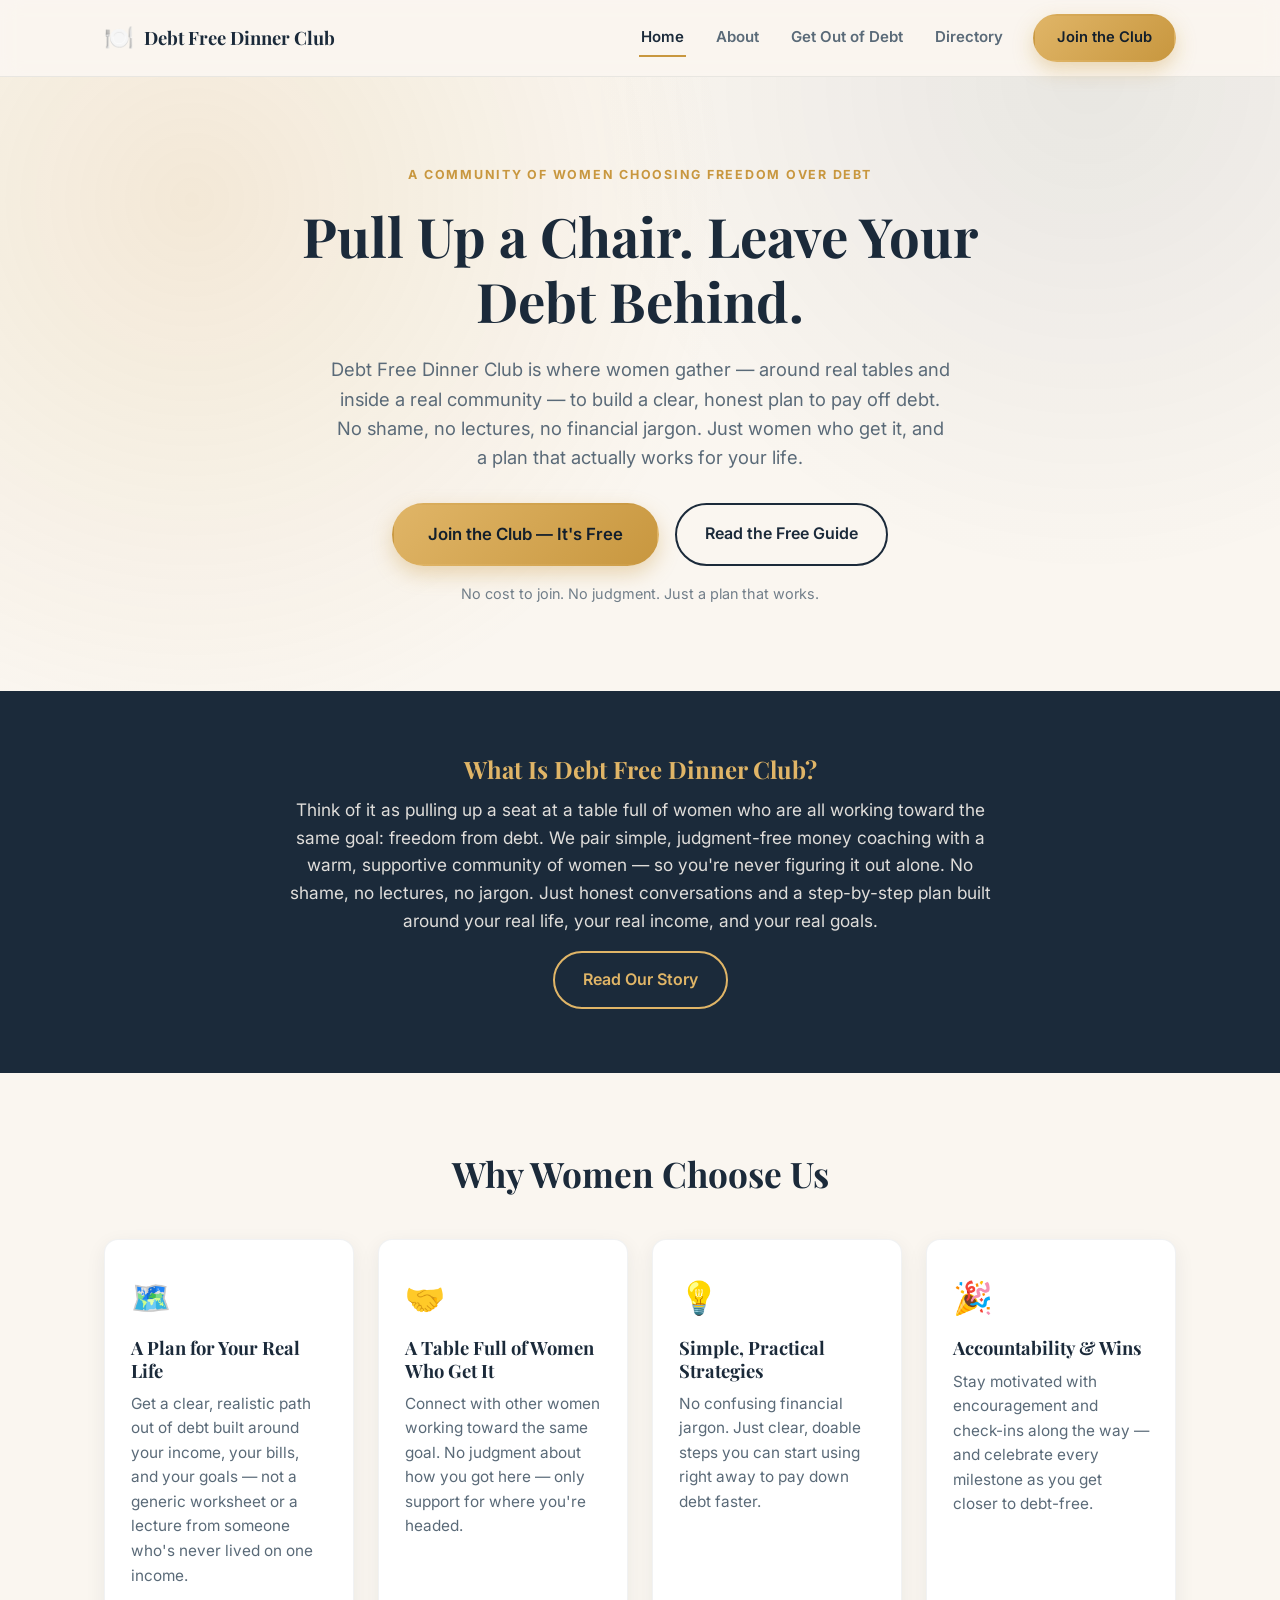
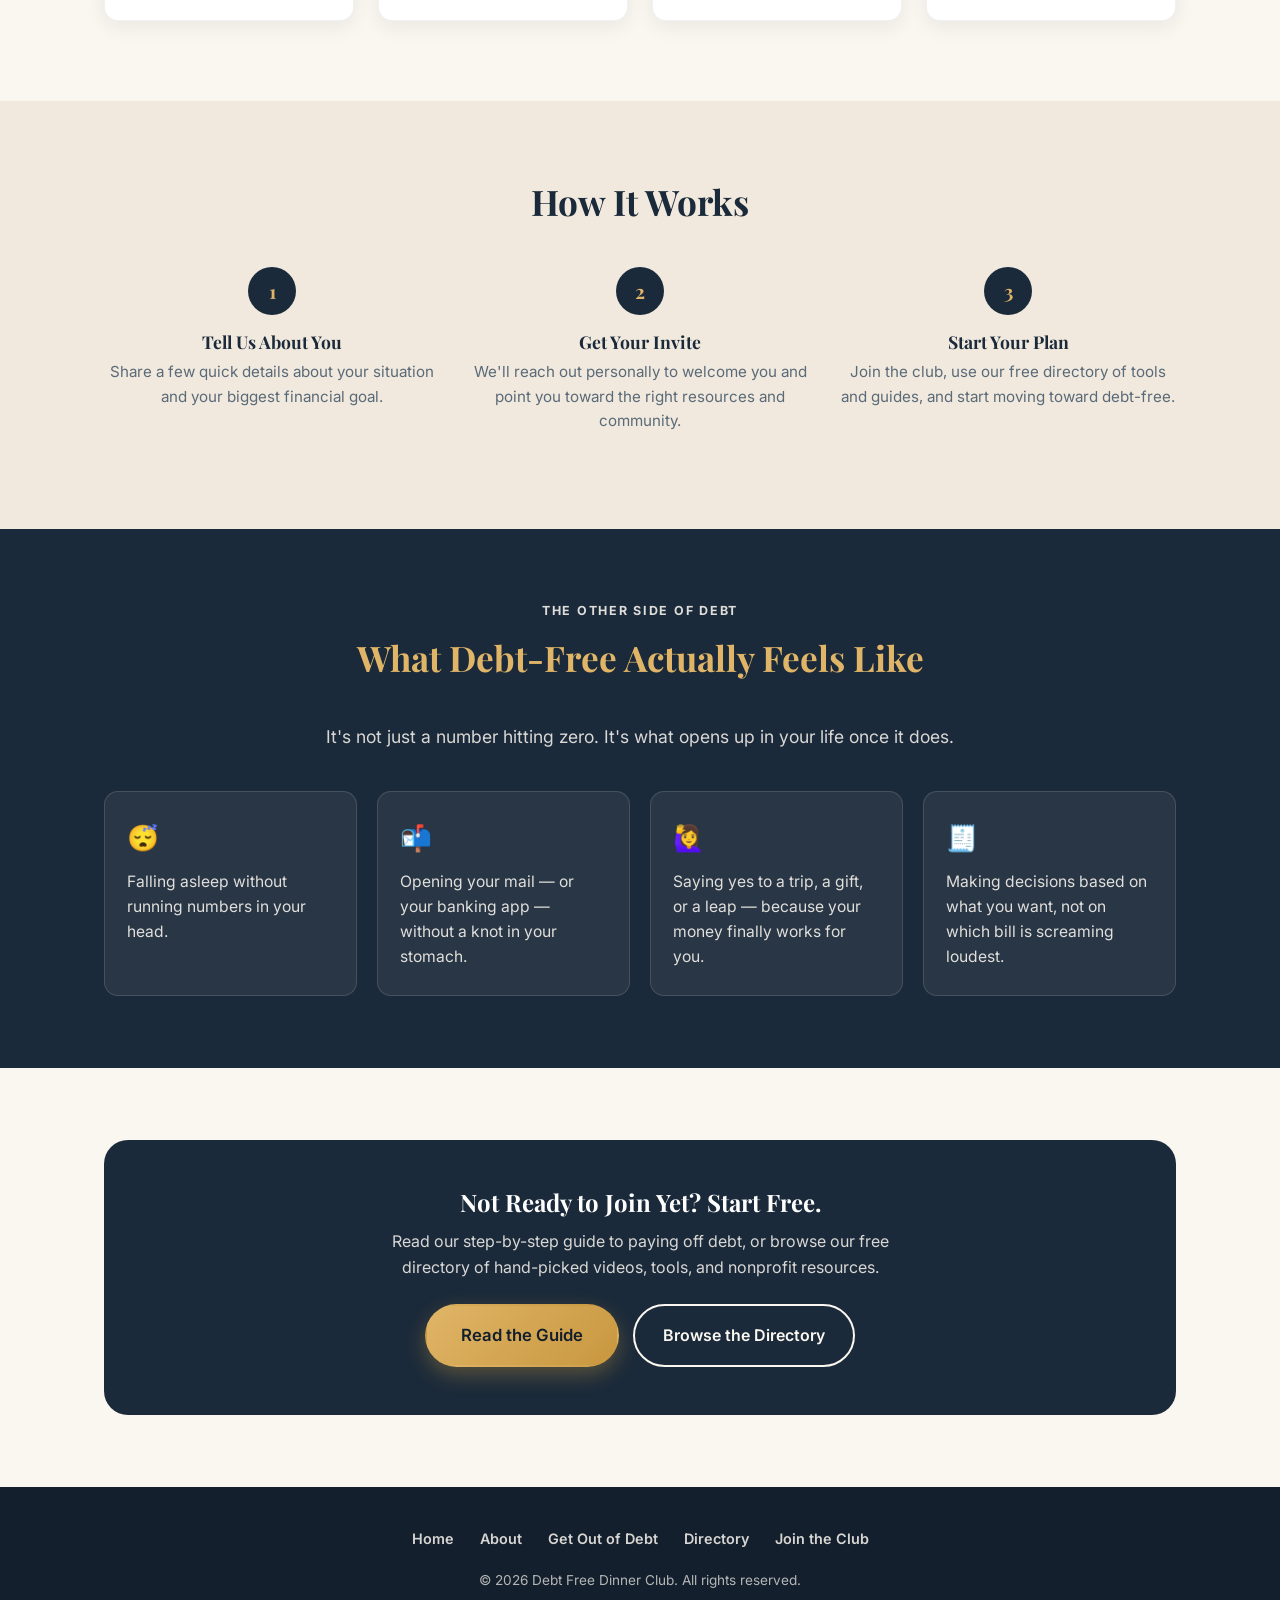
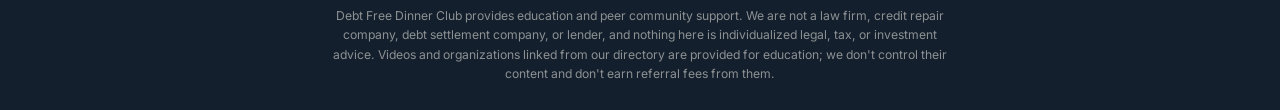
<file: index.html>
<!doctype html>
<html lang="en">
<head>
  <meta charset="UTF-8" />
  <meta name="viewport" content="width=device-width, initial-scale=1.0" />
  <title>Debt Free Dinner Club — Where Women Get Out of Debt Together</title>
  <meta name="description" content="Debt Free Dinner Club is a community and free directory helping women build a real plan to pay off debt — with support, honest conversations, and no judgment." />
  <link rel="icon" href="data:image/svg+xml,<svg xmlns=%22http://www.w3.org/2000/svg%22 viewBox=%220 0 100 100%22><text y=%22.9em%22 font-size=%2290%22>🍽️</text></svg>" />
  <link rel="preconnect" href="https://fonts.googleapis.com">
  <link rel="preconnect" href="https://fonts.gstatic.com" crossorigin>
  <link href="https://fonts.googleapis.com/css2?family=Playfair+Display:wght@600;700&family=Inter:wght@400;500;600;700&display=swap" rel="stylesheet">
  <link rel="stylesheet" href="assets/styles.css" />
</head>
<body>

  <!-- ============ HEADER ============ -->
  <header class="site-header">
    <div class="container header-inner">
      <a href="index.html" class="brand">
        <span class="brand-mark">🍽️</span>
        <span class="brand-name">Debt Free Dinner Club</span>
      </a>
      <nav class="site-nav" id="siteNav">
        <a href="index.html" class="nav-link is-active">Home</a>
        <a href="about.html" class="nav-link">About</a>
        <a href="guide.html" class="nav-link">Get Out of Debt</a>
        <a href="resources.html" class="nav-link">Directory</a>
        <a href="join.html" class="btn btn-primary btn-header">Join the Club</a>
      </nav>
      <button class="nav-toggle" id="navToggle" aria-label="Toggle menu" aria-expanded="false" aria-controls="siteNav">
        <span></span><span></span><span></span>
      </button>
    </div>
  </header>

  <main id="top">

    <!-- ============ HERO ============ -->
    <section class="hero">
      <div class="container hero-inner">
        <p class="eyebrow">A community of women choosing freedom over debt</p>
        <h1>Pull Up a Chair. Leave Your Debt Behind.</h1>
        <p class="hero-sub">
          Debt Free Dinner Club is where women gather — around real tables and inside a
          real community — to build a clear, honest plan to pay off debt. No shame, no
          lectures, no financial jargon. Just women who get it, and a plan that actually
          works for your life.
        </p>
        <div class="hero-actions">
          <a href="join.html" class="btn btn-primary btn-large">Join the Club — It's Free</a>
          <a href="guide.html" class="btn btn-ghost">Read the Free Guide</a>
        </div>
        <p class="hero-note">No cost to join. No judgment. Just a plan that works.</p>
      </div>
    </section>

    <!-- ============ ABOUT TEASER ============ -->
    <section class="about">
      <div class="container about-inner">
        <h2>What Is Debt Free Dinner Club?</h2>
        <p>
          Think of it as pulling up a seat at a table full of women who are all working
          toward the same goal: freedom from debt. We pair simple, judgment-free money
          coaching with a warm, supportive community of women — so you're never figuring
          it out alone. No shame, no lectures, no jargon. Just honest conversations and a
          step-by-step plan built around your real life, your real income, and your real
          goals.
        </p>
        <a href="about.html" class="btn btn-ghost" style="border-color: var(--gold-light); color: var(--gold-light);">Read Our Story</a>
      </div>
    </section>

    <!-- ============ BENEFITS ============ -->
    <section class="benefits" id="benefits">
      <div class="container">
        <h2 class="section-title">Why Women Choose Us</h2>
        <div class="benefit-grid">
          <div class="benefit-card">
            <div class="benefit-icon">🗺️</div>
            <h3>A Plan for Your Real Life</h3>
            <p>Get a clear, realistic path out of debt built around your income, your bills, and your goals — not a generic worksheet or a lecture from someone who's never lived on one income.</p>
          </div>
          <div class="benefit-card">
            <div class="benefit-icon">🤝</div>
            <h3>A Table Full of Women Who Get It</h3>
            <p>Connect with other women working toward the same goal. No judgment about how you got here — only support for where you're headed.</p>
          </div>
          <div class="benefit-card">
            <div class="benefit-icon">💡</div>
            <h3>Simple, Practical Strategies</h3>
            <p>No confusing financial jargon. Just clear, doable steps you can start using right away to pay down debt faster.</p>
          </div>
          <div class="benefit-card">
            <div class="benefit-icon">🎉</div>
            <h3>Accountability &amp; Wins</h3>
            <p>Stay motivated with encouragement and check-ins along the way — and celebrate every milestone as you get closer to debt-free.</p>
          </div>
        </div>
      </div>
    </section>

    <!-- ============ HOW IT WORKS ============ -->
    <section class="how">
      <div class="container">
        <h2 class="section-title">How It Works</h2>
        <div class="how-grid">
          <div class="how-step">
            <span class="how-number">1</span>
            <h3>Tell Us About You</h3>
            <p>Share a few quick details about your situation and your biggest financial goal.</p>
          </div>
          <div class="how-step">
            <span class="how-number">2</span>
            <h3>Get Your Invite</h3>
            <p>We'll reach out personally to welcome you and point you toward the right resources and community.</p>
          </div>
          <div class="how-step">
            <span class="how-number">3</span>
            <h3>Start Your Plan</h3>
            <p>Join the club, use our free directory of tools and guides, and start moving toward debt-free.</p>
          </div>
        </div>
      </div>
    </section>

    <!-- ============ FREEDOM SECTION ============ -->
    <section class="section section-dark">
      <div class="container">
        <p class="breadcrumb-eyebrow" style="text-align:center;">The other side of debt</p>
        <h2 class="section-title">What Debt-Free Actually Feels Like</h2>
        <p class="section-lede" style="color: rgba(250,246,240,0.85);">
          It's not just a number hitting zero. It's what opens up in your life once it does.
        </p>
        <div class="freedom-grid">
          <div class="freedom-item">
            <span class="freedom-icon">😴</span>
            <p>Falling asleep without running numbers in your head.</p>
          </div>
          <div class="freedom-item">
            <span class="freedom-icon">📬</span>
            <p>Opening your mail — or your banking app — without a knot in your stomach.</p>
          </div>
          <div class="freedom-item">
            <span class="freedom-icon">🙋‍♀️</span>
            <p>Saying yes to a trip, a gift, or a leap — because your money finally works for you.</p>
          </div>
          <div class="freedom-item">
            <span class="freedom-icon">🧾</span>
            <p>Making decisions based on what you want, not on which bill is screaming loudest.</p>
          </div>
        </div>
      </div>
    </section>

    <!-- ============ DIRECTORY TEASER ============ -->
    <section class="section">
      <div class="container">
        <div class="cta-banner">
          <h2>Not Ready to Join Yet? Start Free.</h2>
          <p>Read our step-by-step guide to paying off debt, or browse our free directory of hand-picked videos, tools, and nonprofit resources.</p>
          <div class="cta-banner-actions">
            <a href="guide.html" class="btn btn-primary btn-large">Read the Guide</a>
            <a href="resources.html" class="btn btn-ghost" style="border-color: var(--cream); color: var(--cream);">Browse the Directory</a>
          </div>
        </div>
      </div>
    </section>

  </main>

  <!-- ============ FOOTER ============ -->
  <footer class="site-footer">
    <div class="container footer-inner">
      <div class="footer-nav">
        <a href="index.html">Home</a>
        <a href="about.html">About</a>
        <a href="guide.html">Get Out of Debt</a>
        <a href="resources.html">Directory</a>
        <a href="join.html">Join the Club</a>
      </div>
      <p>&copy; <span id="year"></span> Debt Free Dinner Club. All rights reserved.</p>
      <p class="footer-disclaimer">Debt Free Dinner Club provides education and peer community support. We are not a law firm, credit repair company, debt settlement company, or lender, and nothing here is individualized legal, tax, or investment advice. Videos and organizations linked from our directory are provided for education; we don't control their content and don't earn referral fees from them.</p>
    </div>
  </footer>

  <script src="assets/script.js"></script>
</body>
</html>
</file>
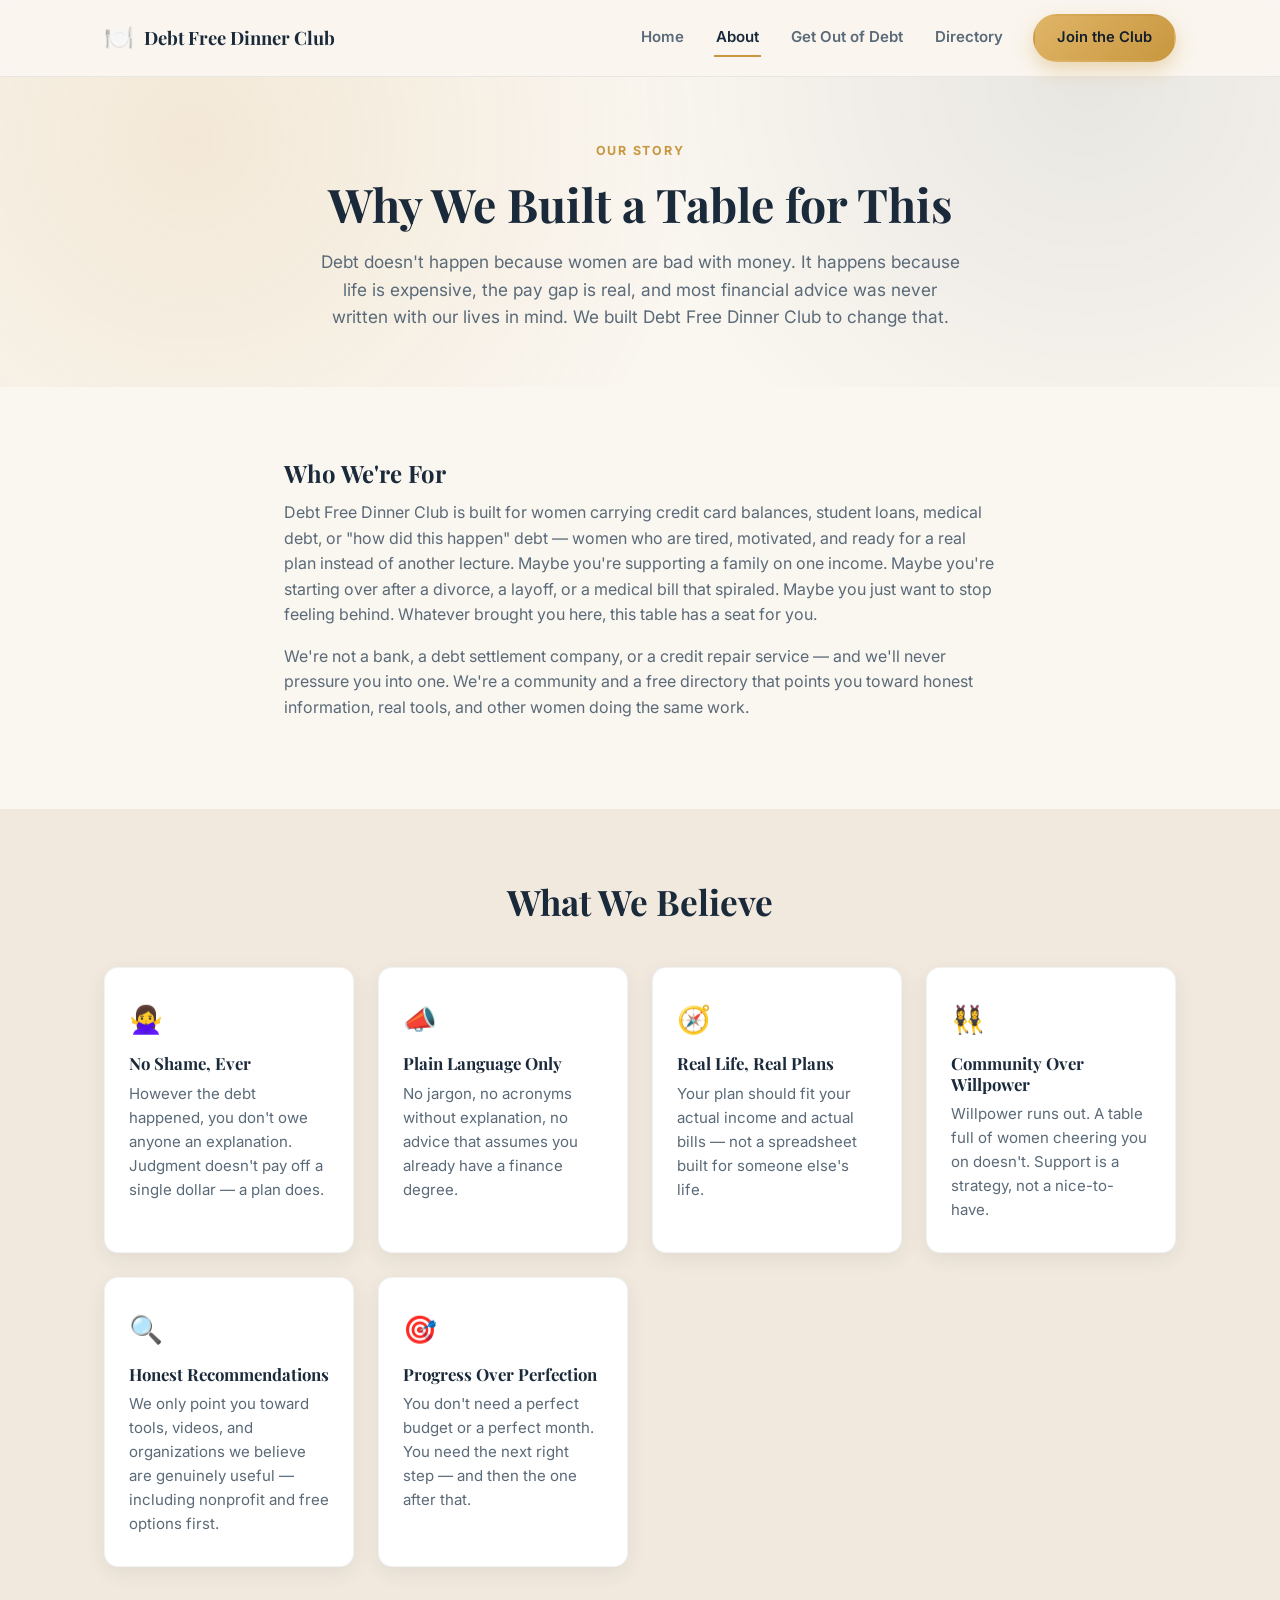
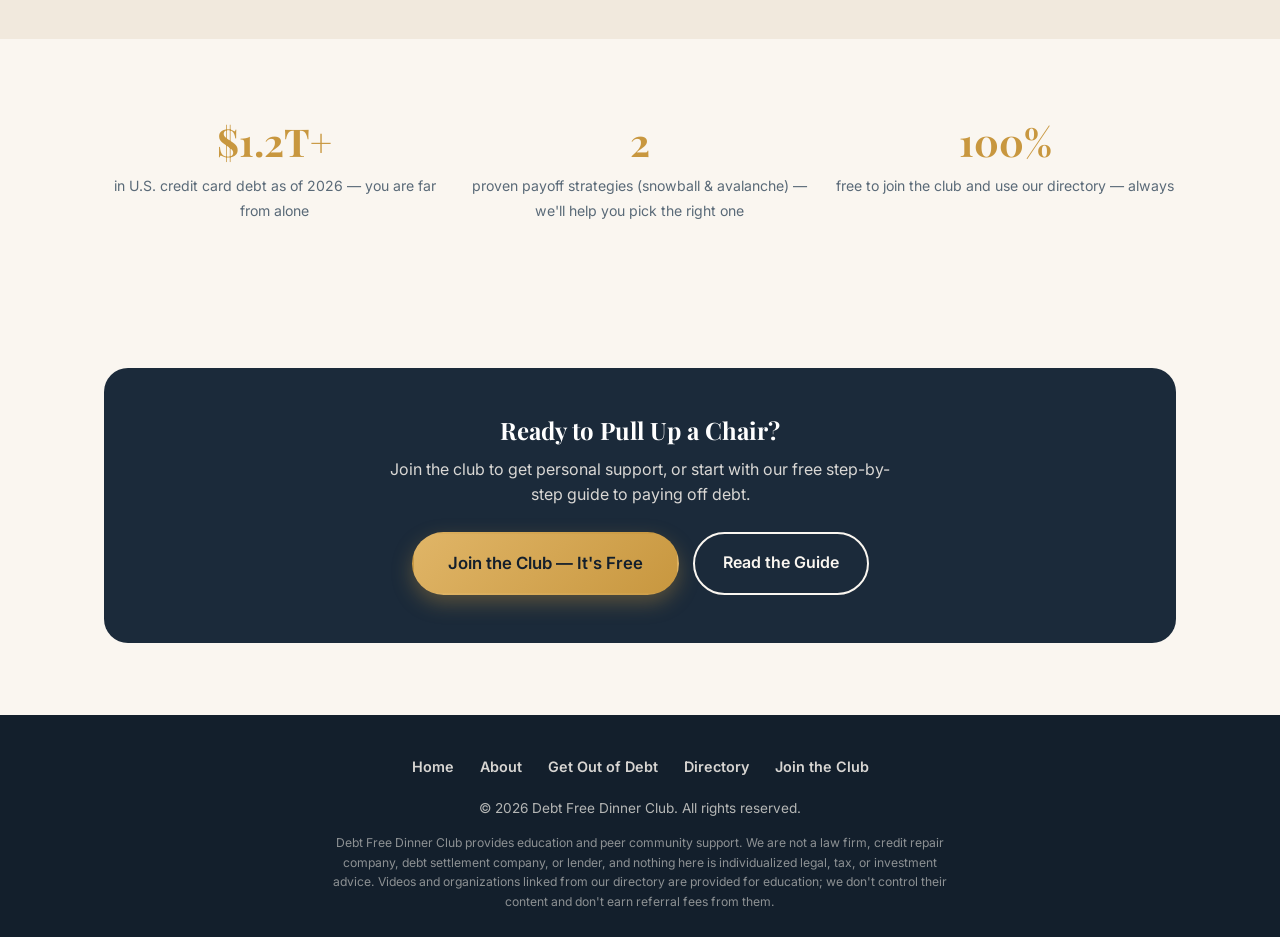
<file: about.html>
<!doctype html>
<html lang="en">
<head>
  <meta charset="UTF-8" />
  <meta name="viewport" content="width=device-width, initial-scale=1.0" />
  <title>About Us — Debt Free Dinner Club</title>
  <meta name="description" content="Debt Free Dinner Club is a community built for women ready to quit debt for good. Learn our story, who we're for, and the values behind the table." />
  <link rel="icon" href="data:image/svg+xml,<svg xmlns=%22http://www.w3.org/2000/svg%22 viewBox=%220 0 100 100%22><text y=%22.9em%22 font-size=%2290%22>🍽️</text></svg>" />
  <link rel="preconnect" href="https://fonts.googleapis.com">
  <link rel="preconnect" href="https://fonts.gstatic.com" crossorigin>
  <link href="https://fonts.googleapis.com/css2?family=Playfair+Display:wght@600;700&family=Inter:wght@400;500;600;700&display=swap" rel="stylesheet">
  <link rel="stylesheet" href="assets/styles.css" />
</head>
<body>

  <header class="site-header">
    <div class="container header-inner">
      <a href="index.html" class="brand">
        <span class="brand-mark">🍽️</span>
        <span class="brand-name">Debt Free Dinner Club</span>
      </a>
      <nav class="site-nav" id="siteNav">
        <a href="index.html" class="nav-link">Home</a>
        <a href="about.html" class="nav-link is-active">About</a>
        <a href="guide.html" class="nav-link">Get Out of Debt</a>
        <a href="resources.html" class="nav-link">Directory</a>
        <a href="join.html" class="btn btn-primary btn-header">Join the Club</a>
      </nav>
      <button class="nav-toggle" id="navToggle" aria-label="Toggle menu" aria-expanded="false" aria-controls="siteNav">
        <span></span><span></span><span></span>
      </button>
    </div>
  </header>

  <main>

    <section class="page-hero">
      <div class="container page-hero-inner">
        <p class="breadcrumb-eyebrow">Our Story</p>
        <h1>Why We Built a Table for This</h1>
        <p class="page-hero-sub">
          Debt doesn't happen because women are bad with money. It happens because life is
          expensive, the pay gap is real, and most financial advice was never written with
          our lives in mind. We built Debt Free Dinner Club to change that.
        </p>
      </div>
    </section>

    <section class="section">
      <div class="container section-narrow">
        <h2>Who We're For</h2>
        <p>
          Debt Free Dinner Club is built for women carrying credit card balances, student
          loans, medical debt, or "how did this happen" debt — women who are tired,
          motivated, and ready for a real plan instead of another lecture. Maybe you're
          supporting a family on one income. Maybe you're starting over after a divorce,
          a layoff, or a medical bill that spiraled. Maybe you just want to stop feeling
          behind. Whatever brought you here, this table has a seat for you.
        </p>
        <p>
          We're not a bank, a debt settlement company, or a credit repair service — and
          we'll never pressure you into one. We're a community and a free directory that
          points you toward honest information, real tools, and other women doing the
          same work.
        </p>
      </div>
    </section>

    <section class="section section-alt">
      <div class="container">
        <h2 class="section-title">What We Believe</h2>
        <div class="values-grid">
          <div class="value-card">
            <span class="value-icon">🙅‍♀️</span>
            <h3>No Shame, Ever</h3>
            <p>However the debt happened, you don't owe anyone an explanation. Judgment doesn't pay off a single dollar — a plan does.</p>
          </div>
          <div class="value-card">
            <span class="value-icon">📣</span>
            <h3>Plain Language Only</h3>
            <p>No jargon, no acronyms without explanation, no advice that assumes you already have a finance degree.</p>
          </div>
          <div class="value-card">
            <span class="value-icon">🧭</span>
            <h3>Real Life, Real Plans</h3>
            <p>Your plan should fit your actual income and actual bills — not a spreadsheet built for someone else's life.</p>
          </div>
          <div class="value-card">
            <span class="value-icon">👯‍♀️</span>
            <h3>Community Over Willpower</h3>
            <p>Willpower runs out. A table full of women cheering you on doesn't. Support is a strategy, not a nice-to-have.</p>
          </div>
          <div class="value-card">
            <span class="value-icon">🔍</span>
            <h3>Honest Recommendations</h3>
            <p>We only point you toward tools, videos, and organizations we believe are genuinely useful — including nonprofit and free options first.</p>
          </div>
          <div class="value-card">
            <span class="value-icon">🎯</span>
            <h3>Progress Over Perfection</h3>
            <p>You don't need a perfect budget or a perfect month. You need the next right step — and then the one after that.</p>
          </div>
        </div>
      </div>
    </section>

    <section class="section">
      <div class="container">
        <div class="stat-strip">
          <div class="stat-item">
            <span class="stat-number">$1.2T+</span>
            <span class="stat-label">in U.S. credit card debt as of 2026 — you are far from alone</span>
          </div>
          <div class="stat-item">
            <span class="stat-number">2</span>
            <span class="stat-label">proven payoff strategies (snowball &amp; avalanche) — we'll help you pick the right one</span>
          </div>
          <div class="stat-item">
            <span class="stat-number">100%</span>
            <span class="stat-label">free to join the club and use our directory — always</span>
          </div>
        </div>
      </div>
    </section>

    <section class="section">
      <div class="container">
        <div class="cta-banner">
          <h2>Ready to Pull Up a Chair?</h2>
          <p>Join the club to get personal support, or start with our free step-by-step guide to paying off debt.</p>
          <div class="cta-banner-actions">
            <a href="join.html" class="btn btn-primary btn-large">Join the Club — It's Free</a>
            <a href="guide.html" class="btn btn-ghost" style="border-color: var(--cream); color: var(--cream);">Read the Guide</a>
          </div>
        </div>
      </div>
    </section>

  </main>

  <footer class="site-footer">
    <div class="container footer-inner">
      <div class="footer-nav">
        <a href="index.html">Home</a>
        <a href="about.html">About</a>
        <a href="guide.html">Get Out of Debt</a>
        <a href="resources.html">Directory</a>
        <a href="join.html">Join the Club</a>
      </div>
      <p>&copy; <span id="year"></span> Debt Free Dinner Club. All rights reserved.</p>
      <p class="footer-disclaimer">Debt Free Dinner Club provides education and peer community support. We are not a law firm, credit repair company, debt settlement company, or lender, and nothing here is individualized legal, tax, or investment advice. Videos and organizations linked from our directory are provided for education; we don't control their content and don't earn referral fees from them.</p>
    </div>
  </footer>

  <script src="assets/script.js"></script>
</body>
</html>
</file>
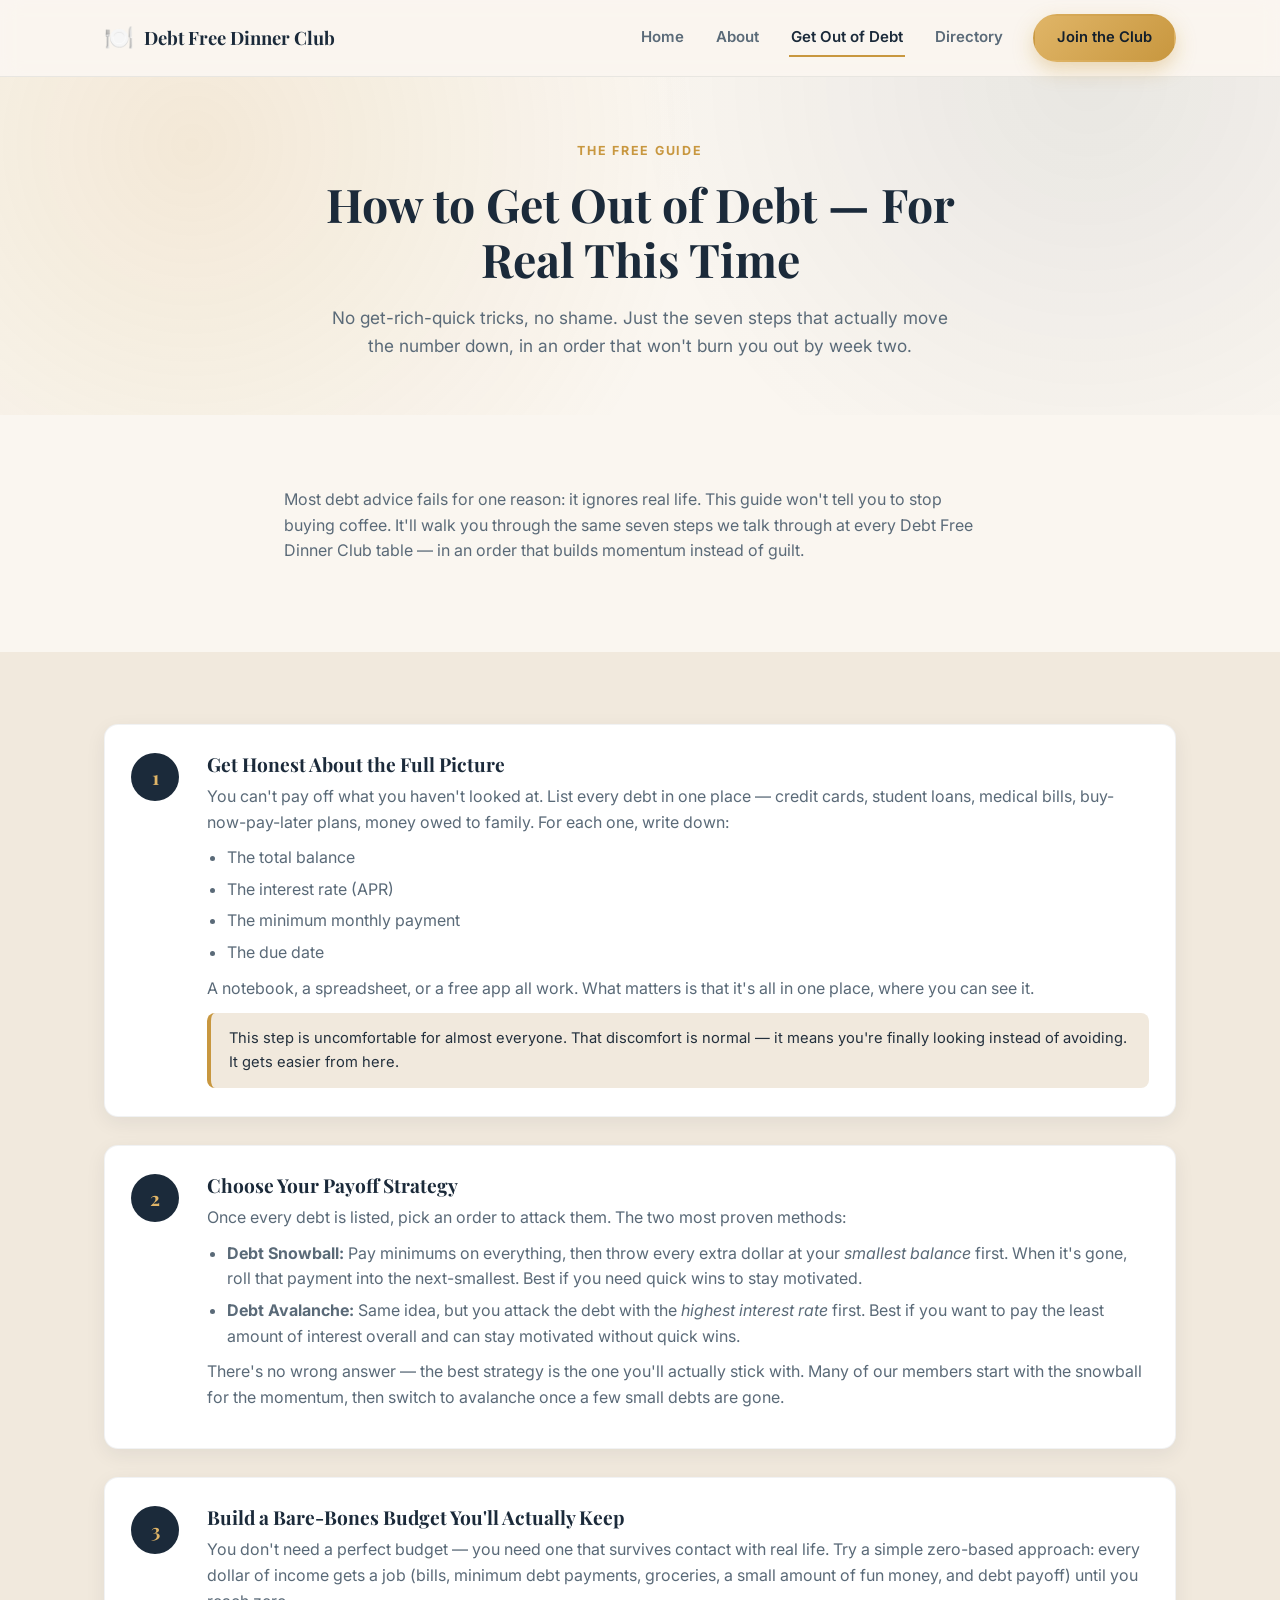
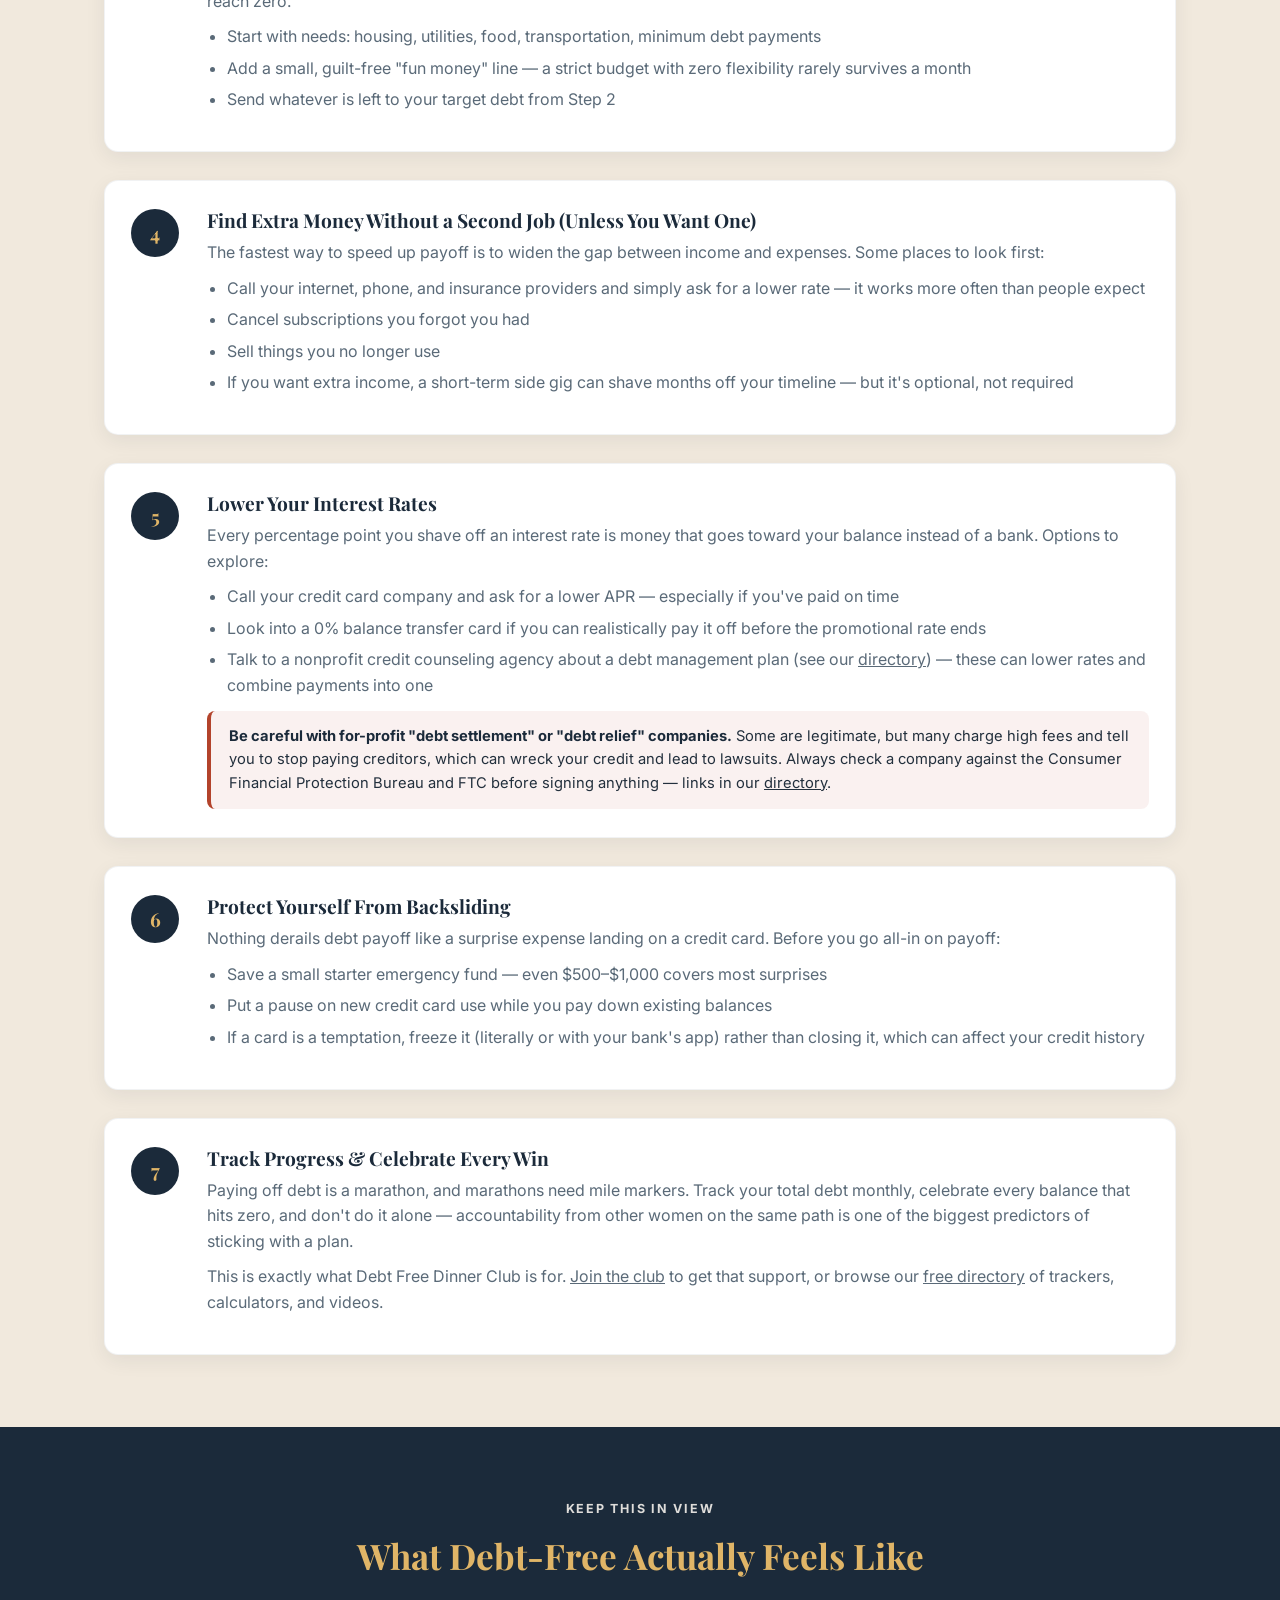
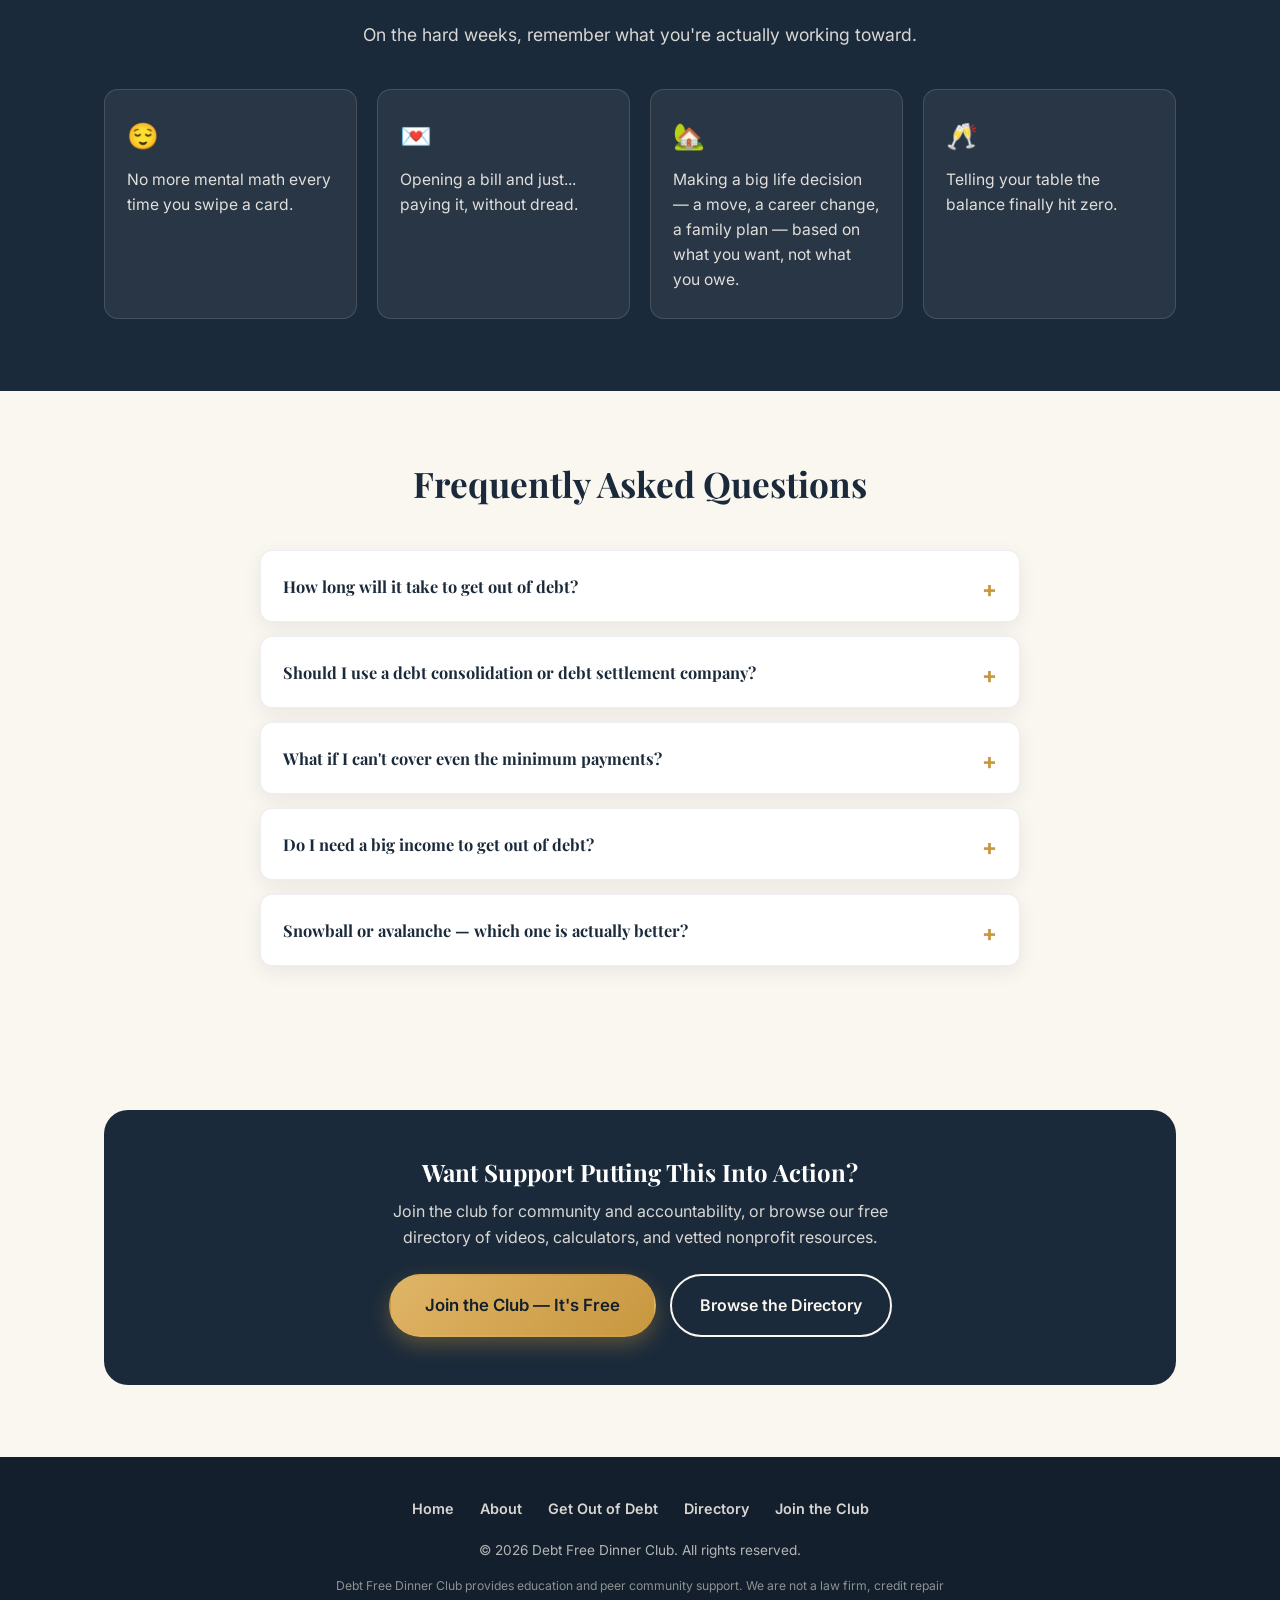
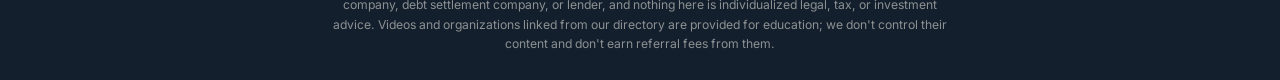
<file: guide.html>
<!doctype html>
<html lang="en">
<head>
  <meta charset="UTF-8" />
  <meta name="viewport" content="width=device-width, initial-scale=1.0" />
  <title>How to Get Out of Debt — A Real Step-By-Step Guide | Debt Free Dinner Club</title>
  <meta name="description" content="A judgment-free, step-by-step guide to getting out of debt: list your debts, choose a payoff strategy, build a budget you'll keep, and protect your progress." />
  <link rel="icon" href="data:image/svg+xml,<svg xmlns=%22http://www.w3.org/2000/svg%22 viewBox=%220 0 100 100%22><text y=%22.9em%22 font-size=%2290%22>🍽️</text></svg>" />
  <link rel="preconnect" href="https://fonts.googleapis.com">
  <link rel="preconnect" href="https://fonts.gstatic.com" crossorigin>
  <link href="https://fonts.googleapis.com/css2?family=Playfair+Display:wght@600;700&family=Inter:wght@400;500;600;700&display=swap" rel="stylesheet">
  <link rel="stylesheet" href="assets/styles.css" />
</head>
<body>

  <header class="site-header">
    <div class="container header-inner">
      <a href="index.html" class="brand">
        <span class="brand-mark">🍽️</span>
        <span class="brand-name">Debt Free Dinner Club</span>
      </a>
      <nav class="site-nav" id="siteNav">
        <a href="index.html" class="nav-link">Home</a>
        <a href="about.html" class="nav-link">About</a>
        <a href="guide.html" class="nav-link is-active">Get Out of Debt</a>
        <a href="resources.html" class="nav-link">Directory</a>
        <a href="join.html" class="btn btn-primary btn-header">Join the Club</a>
      </nav>
      <button class="nav-toggle" id="navToggle" aria-label="Toggle menu" aria-expanded="false" aria-controls="siteNav">
        <span></span><span></span><span></span>
      </button>
    </div>
  </header>

  <main>

    <section class="page-hero">
      <div class="container page-hero-inner">
        <p class="breadcrumb-eyebrow">The Free Guide</p>
        <h1>How to Get Out of Debt — For Real This Time</h1>
        <p class="page-hero-sub">
          No get-rich-quick tricks, no shame. Just the seven steps that actually move the
          number down, in an order that won't burn you out by week two.
        </p>
      </div>
    </section>

    <section class="section">
      <div class="container section-narrow">
        <p>
          Most debt advice fails for one reason: it ignores real life. This guide won't
          tell you to stop buying coffee. It'll walk you through the same seven steps we
          talk through at every Debt Free Dinner Club table — in an order that builds
          momentum instead of guilt.
        </p>
      </div>
    </section>

    <section class="section section-alt">
      <div class="container">
        <div class="step-list">

          <div class="step-card">
            <span class="step-number">1</span>
            <div>
              <h3>Get Honest About the Full Picture</h3>
              <p>You can't pay off what you haven't looked at. List every debt in one place — credit cards, student loans, medical bills, buy-now-pay-later plans, money owed to family. For each one, write down:</p>
              <ul>
                <li>The total balance</li>
                <li>The interest rate (APR)</li>
                <li>The minimum monthly payment</li>
                <li>The due date</li>
              </ul>
              <p>A notebook, a spreadsheet, or a free app all work. What matters is that it's all in one place, where you can see it.</p>
              <div class="callout">This step is uncomfortable for almost everyone. That discomfort is normal — it means you're finally looking instead of avoiding. It gets easier from here.</div>
            </div>
          </div>

          <div class="step-card">
            <span class="step-number">2</span>
            <div>
              <h3>Choose Your Payoff Strategy</h3>
              <p>Once every debt is listed, pick an order to attack them. The two most proven methods:</p>
              <ul>
                <li><strong>Debt Snowball:</strong> Pay minimums on everything, then throw every extra dollar at your <em>smallest balance</em> first. When it's gone, roll that payment into the next-smallest. Best if you need quick wins to stay motivated.</li>
                <li><strong>Debt Avalanche:</strong> Same idea, but you attack the debt with the <em>highest interest rate</em> first. Best if you want to pay the least amount of interest overall and can stay motivated without quick wins.</li>
              </ul>
              <p>There's no wrong answer — the best strategy is the one you'll actually stick with. Many of our members start with the snowball for the momentum, then switch to avalanche once a few small debts are gone.</p>
            </div>
          </div>

          <div class="step-card">
            <span class="step-number">3</span>
            <div>
              <h3>Build a Bare-Bones Budget You'll Actually Keep</h3>
              <p>You don't need a perfect budget — you need one that survives contact with real life. Try a simple zero-based approach: every dollar of income gets a job (bills, minimum debt payments, groceries, a small amount of fun money, and debt payoff) until you reach zero.</p>
              <ul>
                <li>Start with needs: housing, utilities, food, transportation, minimum debt payments</li>
                <li>Add a small, guilt-free "fun money" line — a strict budget with zero flexibility rarely survives a month</li>
                <li>Send whatever is left to your target debt from Step 2</li>
              </ul>
            </div>
          </div>

          <div class="step-card">
            <span class="step-number">4</span>
            <div>
              <h3>Find Extra Money Without a Second Job (Unless You Want One)</h3>
              <p>The fastest way to speed up payoff is to widen the gap between income and expenses. Some places to look first:</p>
              <ul>
                <li>Call your internet, phone, and insurance providers and simply ask for a lower rate — it works more often than people expect</li>
                <li>Cancel subscriptions you forgot you had</li>
                <li>Sell things you no longer use</li>
                <li>If you want extra income, a short-term side gig can shave months off your timeline — but it's optional, not required</li>
              </ul>
            </div>
          </div>

          <div class="step-card">
            <span class="step-number">5</span>
            <div>
              <h3>Lower Your Interest Rates</h3>
              <p>Every percentage point you shave off an interest rate is money that goes toward your balance instead of a bank. Options to explore:</p>
              <ul>
                <li>Call your credit card company and ask for a lower APR — especially if you've paid on time</li>
                <li>Look into a 0% balance transfer card if you can realistically pay it off before the promotional rate ends</li>
                <li>Talk to a nonprofit credit counseling agency about a debt management plan (see our <a href="resources.html">directory</a>) — these can lower rates and combine payments into one</li>
              </ul>
              <div class="callout callout-warn"><strong>Be careful with for-profit "debt settlement" or "debt relief" companies.</strong> Some are legitimate, but many charge high fees and tell you to stop paying creditors, which can wreck your credit and lead to lawsuits. Always check a company against the Consumer Financial Protection Bureau and FTC before signing anything — links in our <a href="resources.html">directory</a>.</div>
            </div>
          </div>

          <div class="step-card">
            <span class="step-number">6</span>
            <div>
              <h3>Protect Yourself From Backsliding</h3>
              <p>Nothing derails debt payoff like a surprise expense landing on a credit card. Before you go all-in on payoff:</p>
              <ul>
                <li>Save a small starter emergency fund — even $500–$1,000 covers most surprises</li>
                <li>Put a pause on new credit card use while you pay down existing balances</li>
                <li>If a card is a temptation, freeze it (literally or with your bank's app) rather than closing it, which can affect your credit history</li>
              </ul>
            </div>
          </div>

          <div class="step-card">
            <span class="step-number">7</span>
            <div>
              <h3>Track Progress &amp; Celebrate Every Win</h3>
              <p>Paying off debt is a marathon, and marathons need mile markers. Track your total debt monthly, celebrate every balance that hits zero, and don't do it alone — accountability from other women on the same path is one of the biggest predictors of sticking with a plan.</p>
              <p>This is exactly what Debt Free Dinner Club is for. <a href="join.html">Join the club</a> to get that support, or browse our <a href="resources.html">free directory</a> of trackers, calculators, and videos.</p>
            </div>
          </div>

        </div>
      </div>
    </section>

    <section class="section section-dark">
      <div class="container">
        <p class="breadcrumb-eyebrow" style="text-align:center;">Keep this in view</p>
        <h2 class="section-title">What Debt-Free Actually Feels Like</h2>
        <p class="section-lede" style="color: rgba(250,246,240,0.85);">On the hard weeks, remember what you're actually working toward.</p>
        <div class="freedom-grid">
          <div class="freedom-item">
            <span class="freedom-icon">😌</span>
            <p>No more mental math every time you swipe a card.</p>
          </div>
          <div class="freedom-item">
            <span class="freedom-icon">💌</span>
            <p>Opening a bill and just... paying it, without dread.</p>
          </div>
          <div class="freedom-item">
            <span class="freedom-icon">🏡</span>
            <p>Making a big life decision — a move, a career change, a family plan — based on what you want, not what you owe.</p>
          </div>
          <div class="freedom-item">
            <span class="freedom-icon">🥂</span>
            <p>Telling your table the balance finally hit zero.</p>
          </div>
        </div>
      </div>
    </section>

    <section class="section">
      <div class="container">
        <h2 class="section-title">Frequently Asked Questions</h2>
        <div class="faq-list">
          <details class="faq-item">
            <summary>How long will it take to get out of debt?</summary>
            <p>It depends entirely on your total debt, interest rates, and how much extra you can put toward it each month — there's no universal timeline. What matters more than speed is consistency: a realistic plan you can stick with for 12 months will beat an aggressive plan you abandon after six weeks.</p>
          </details>
          <details class="faq-item">
            <summary>Should I use a debt consolidation or debt settlement company?</summary>
            <p>"Consolidation" through a nonprofit credit counseling agency's debt management plan can genuinely help by lowering interest rates and combining payments. "Debt settlement" companies that tell you to stop paying creditors are riskier — they often charge large fees, can tank your credit, and don't guarantee results. Research any company through the Consumer Financial Protection Bureau and Better Business Bureau first. See our <a href="resources.html">directory</a> for vetted nonprofit options.</p>
          </details>
          <details class="faq-item">
            <summary>What if I can't cover even the minimum payments?</summary>
            <p>Call your creditors before you miss a payment — many have hardship programs. Then reach out to a nonprofit credit counseling agency (like those listed in our <a href="resources.html">directory</a>); a free counseling session can help you understand every option, including options beyond what's covered in this guide.</p>
          </details>
          <details class="faq-item">
            <summary>Do I need a big income to get out of debt?</summary>
            <p>No. Plenty of women in this community have paid off significant debt on modest incomes by combining a realistic budget, a clear payoff order, and community accountability. Income helps, but it isn't the deciding factor — your plan and your consistency are.</p>
          </details>
          <details class="faq-item">
            <summary>Snowball or avalanche — which one is actually better?</summary>
            <p>Avalanche saves more money in interest over time. Snowball tends to keep people motivated longer because of quick wins. The "better" method is whichever one you'll follow for the next year. Many people start with snowball and switch once momentum kicks in.</p>
          </details>
        </div>
      </div>
    </section>

    <section class="section">
      <div class="container">
        <div class="cta-banner">
          <h2>Want Support Putting This Into Action?</h2>
          <p>Join the club for community and accountability, or browse our free directory of videos, calculators, and vetted nonprofit resources.</p>
          <div class="cta-banner-actions">
            <a href="join.html" class="btn btn-primary btn-large">Join the Club — It's Free</a>
            <a href="resources.html" class="btn btn-ghost" style="border-color: var(--cream); color: var(--cream);">Browse the Directory</a>
          </div>
        </div>
      </div>
    </section>

  </main>

  <footer class="site-footer">
    <div class="container footer-inner">
      <div class="footer-nav">
        <a href="index.html">Home</a>
        <a href="about.html">About</a>
        <a href="guide.html">Get Out of Debt</a>
        <a href="resources.html">Directory</a>
        <a href="join.html">Join the Club</a>
      </div>
      <p>&copy; <span id="year"></span> Debt Free Dinner Club. All rights reserved.</p>
      <p class="footer-disclaimer">Debt Free Dinner Club provides education and peer community support. We are not a law firm, credit repair company, debt settlement company, or lender, and nothing here is individualized legal, tax, or investment advice. Videos and organizations linked from our directory are provided for education; we don't control their content and don't earn referral fees from them.</p>
    </div>
  </footer>

  <script src="assets/script.js"></script>
</body>
</html>
</file>
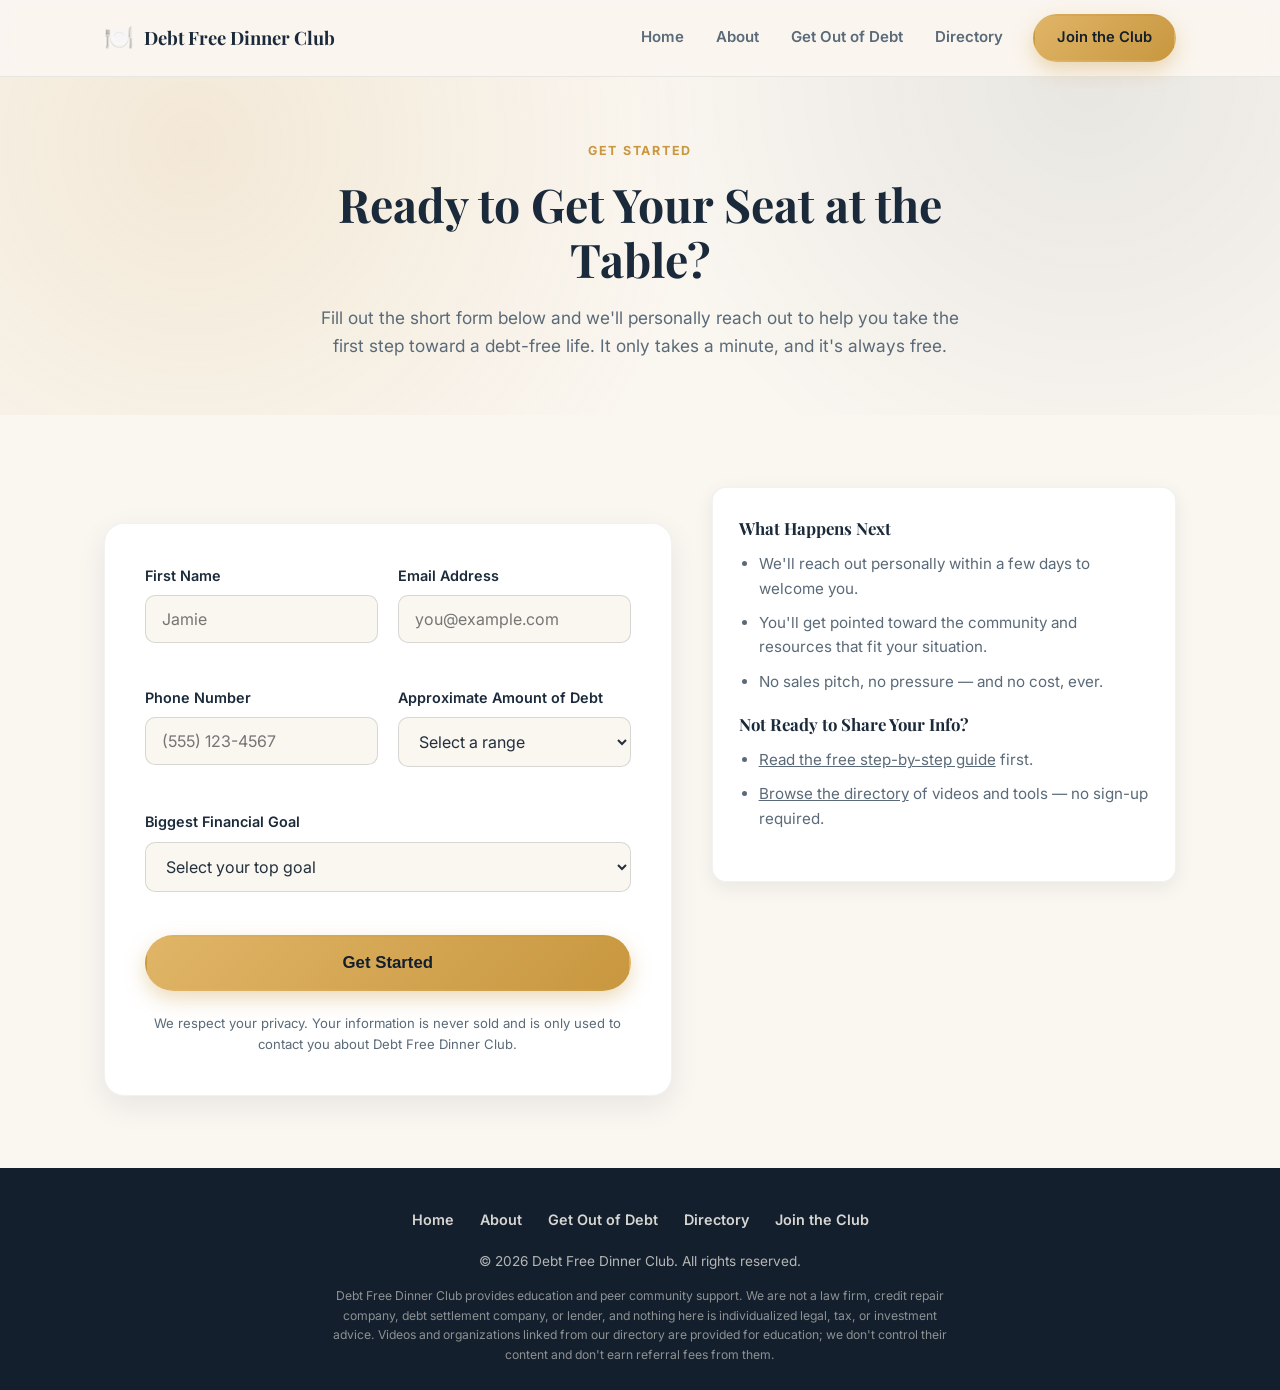
<file: join.html>
<!doctype html>
<html lang="en">
<head>
  <meta charset="UTF-8" />
  <meta name="viewport" content="width=device-width, initial-scale=1.0" />
  <title>Join the Club — Debt Free Dinner Club</title>
  <meta name="description" content="Join Debt Free Dinner Club for free — a community and personalized plan to help you pay off debt, judgment-free." />
  <link rel="icon" href="data:image/svg+xml,<svg xmlns=%22http://www.w3.org/2000/svg%22 viewBox=%220 0 100 100%22><text y=%22.9em%22 font-size=%2290%22>🍽️</text></svg>" />
  <link rel="preconnect" href="https://fonts.googleapis.com">
  <link rel="preconnect" href="https://fonts.gstatic.com" crossorigin>
  <link href="https://fonts.googleapis.com/css2?family=Playfair+Display:wght@600;700&family=Inter:wght@400;500;600;700&display=swap" rel="stylesheet">
  <link rel="stylesheet" href="assets/styles.css" />
</head>
<body>

  <header class="site-header">
    <div class="container header-inner">
      <a href="index.html" class="brand">
        <span class="brand-mark">🍽️</span>
        <span class="brand-name">Debt Free Dinner Club</span>
      </a>
      <nav class="site-nav" id="siteNav">
        <a href="index.html" class="nav-link">Home</a>
        <a href="about.html" class="nav-link">About</a>
        <a href="guide.html" class="nav-link">Get Out of Debt</a>
        <a href="resources.html" class="nav-link">Directory</a>
        <a href="join.html" class="btn btn-primary btn-header">Join the Club</a>
      </nav>
      <button class="nav-toggle" id="navToggle" aria-label="Toggle menu" aria-expanded="false" aria-controls="siteNav">
        <span></span><span></span><span></span>
      </button>
    </div>
  </header>

  <main>

    <section class="page-hero">
      <div class="container page-hero-inner">
        <p class="breadcrumb-eyebrow">Get Started</p>
        <h1>Ready to Get Your Seat at the Table?</h1>
        <p class="page-hero-sub">
          Fill out the short form below and we'll personally reach out to help you take the
          first step toward a debt-free life. It only takes a minute, and it's always free.
        </p>
      </div>
    </section>

    <section class="section" id="lead-form">
      <div class="container">
        <div class="join-layout">

          <div>
            <!-- Lead Form -->
            <form id="leadForm" class="lead-form" novalidate>
              <div class="form-row">
                <label for="firstName">First Name</label>
                <input type="text" id="firstName" name="firstName" placeholder="Jamie" required autocomplete="given-name" />
                <span class="error-msg" data-error-for="firstName"></span>
              </div>

              <div class="form-row">
                <label for="email">Email Address</label>
                <input type="email" id="email" name="email" placeholder="you@example.com" required autocomplete="email" />
                <span class="error-msg" data-error-for="email"></span>
              </div>

              <div class="form-row">
                <label for="phone">Phone Number</label>
                <input type="tel" id="phone" name="phone" placeholder="(555) 123-4567" required autocomplete="tel" />
                <span class="error-msg" data-error-for="phone"></span>
              </div>

              <div class="form-row">
                <label for="debtAmount">Approximate Amount of Debt</label>
                <select id="debtAmount" name="debtAmount" required>
                  <option value="" disabled selected>Select a range</option>
                  <option value="Under $5,000">Under $5,000</option>
                  <option value="$5,000 - $15,000">$5,000 - $15,000</option>
                  <option value="$15,000 - $30,000">$15,000 - $30,000</option>
                  <option value="$30,000 - $50,000">$30,000 - $50,000</option>
                  <option value="$50,000 - $100,000">$50,000 - $100,000</option>
                  <option value="Over $100,000">Over $100,000</option>
                </select>
                <span class="error-msg" data-error-for="debtAmount"></span>
              </div>

              <div class="form-row form-row-wide">
                <label for="financialGoal">Biggest Financial Goal</label>
                <select id="financialGoal" name="financialGoal" required>
                  <option value="" disabled selected>Select your top goal</option>
                  <option value="Pay off credit card debt">Pay off credit card debt</option>
                  <option value="Pay off student loans">Pay off student loans</option>
                  <option value="Build an emergency savings fund">Build an emergency savings fund</option>
                  <option value="Buy a home">Buy a home</option>
                  <option value="Improve my credit score">Improve my credit score</option>
                  <option value="Retire comfortably">Retire comfortably</option>
                  <option value="Other">Other (tell us below)</option>
                </select>
                <span class="error-msg" data-error-for="financialGoal"></span>
              </div>

              <div class="form-row form-row-wide" id="otherGoalRow" hidden>
                <label for="financialGoalOther">Tell Us More About Your Goal</label>
                <input type="text" id="financialGoalOther" name="financialGoalOther" placeholder="e.g. Pay off my car loan" />
              </div>

              <div class="form-row form-row-wide">
                <button type="submit" class="btn btn-primary btn-large btn-submit">
                  <span class="btn-text">Get Started</span>
                </button>
                <p class="form-privacy">We respect your privacy. Your information is never sold and is only used to contact you about Debt Free Dinner Club.</p>
              </div>
            </form>

            <!-- Thank you confirmation -->
            <div id="thankYou" class="thank-you" hidden>
              <div class="thank-you-icon">🎉</div>
              <h2>You're In! Welcome to the Table.</h2>
              <p>
                Thanks for taking the first step, <span id="thankYouName">friend</span>! We've
                received your information and someone from Debt Free Dinner Club will reach
                out personally very soon.
              </p>
              <p class="thank-you-sub">Keep an eye on your email and phone — your seat is saved.</p>
            </div>
          </div>

          <aside class="join-side">
            <h3>What Happens Next</h3>
            <ul>
              <li>We'll reach out personally within a few days to welcome you.</li>
              <li>You'll get pointed toward the community and resources that fit your situation.</li>
              <li>No sales pitch, no pressure — and no cost, ever.</li>
            </ul>
            <h3>Not Ready to Share Your Info?</h3>
            <ul>
              <li><a href="guide.html">Read the free step-by-step guide</a> first.</li>
              <li><a href="resources.html">Browse the directory</a> of videos and tools — no sign-up required.</li>
            </ul>
          </aside>

        </div>
      </div>
    </section>

  </main>

  <footer class="site-footer">
    <div class="container footer-inner">
      <div class="footer-nav">
        <a href="index.html">Home</a>
        <a href="about.html">About</a>
        <a href="guide.html">Get Out of Debt</a>
        <a href="resources.html">Directory</a>
        <a href="join.html">Join the Club</a>
      </div>
      <p>&copy; <span id="year"></span> Debt Free Dinner Club. All rights reserved.</p>
      <p class="footer-disclaimer">Debt Free Dinner Club provides education and peer community support. We are not a law firm, credit repair company, debt settlement company, or lender, and nothing here is individualized legal, tax, or investment advice. Videos and organizations linked from our directory are provided for education; we don't control their content and don't earn referral fees from them.</p>
    </div>
  </footer>

  <script src="assets/script.js"></script>
</body>
</html>
</file>
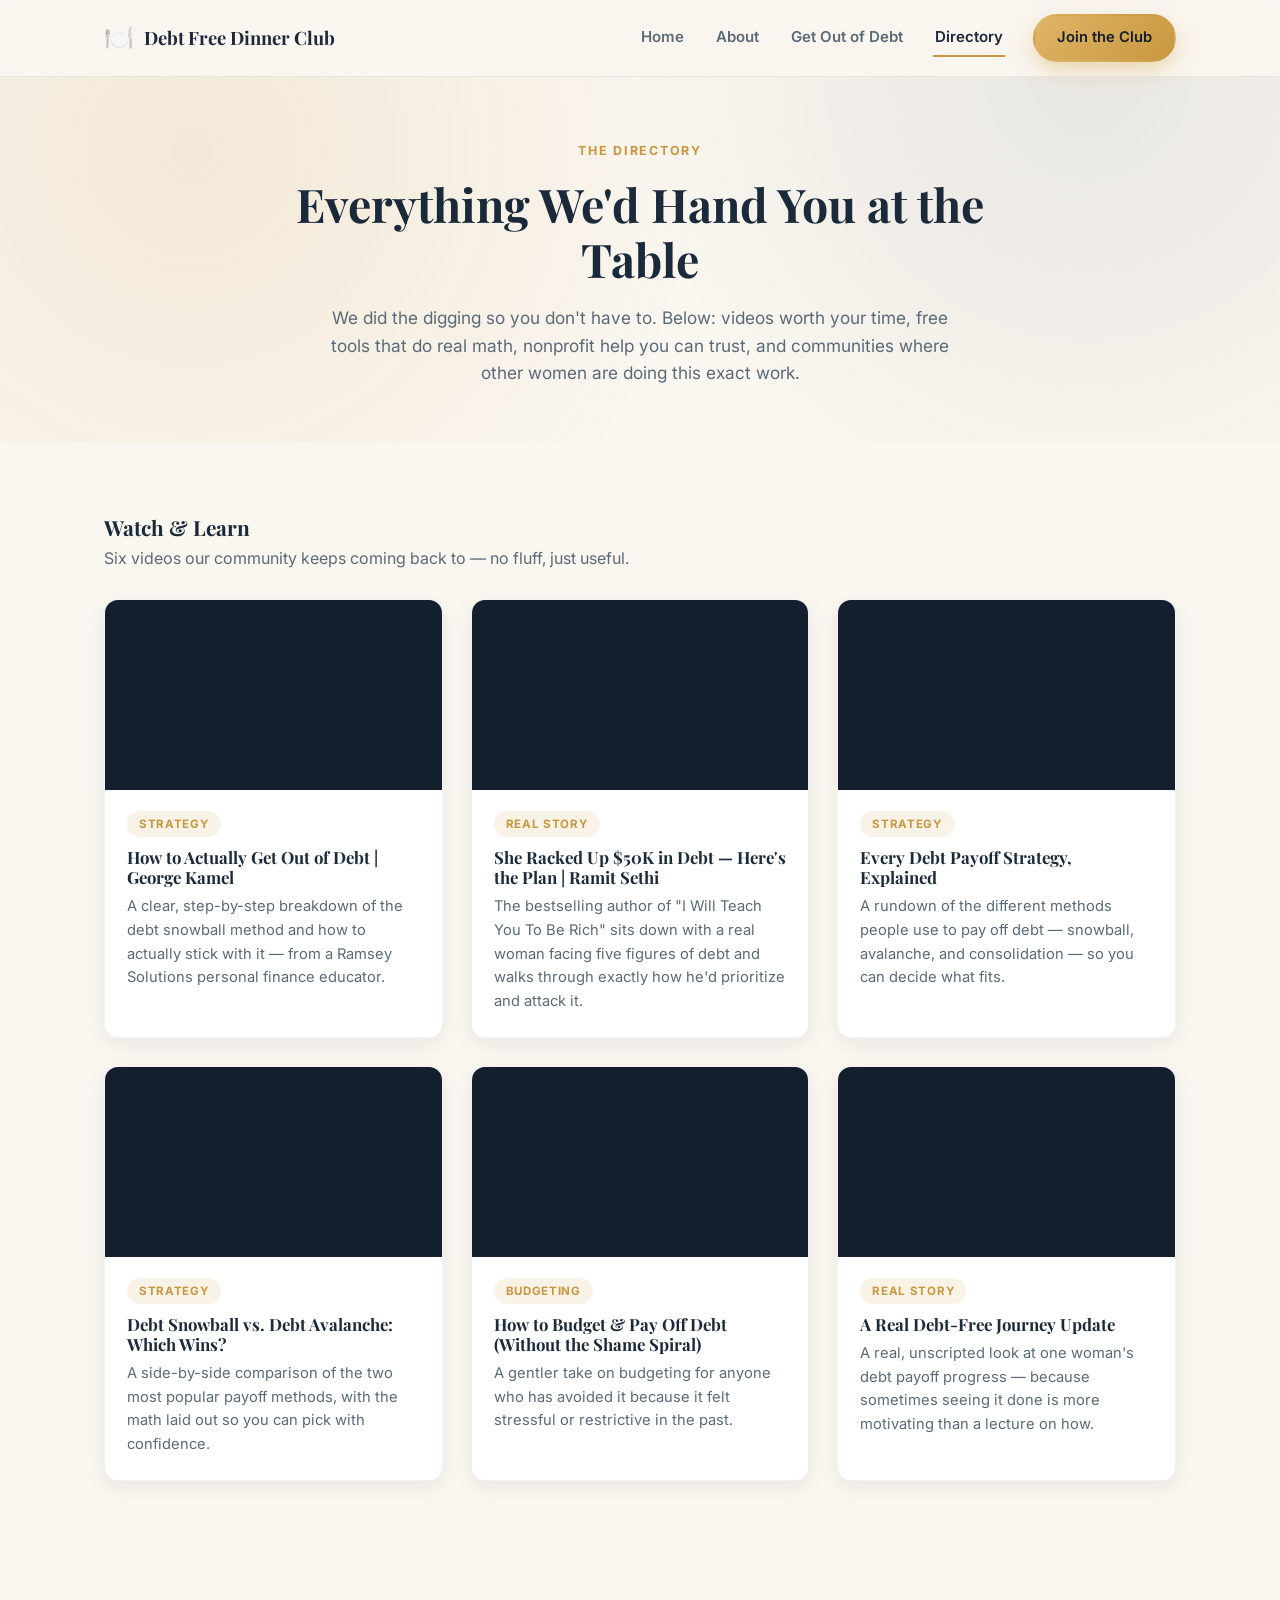
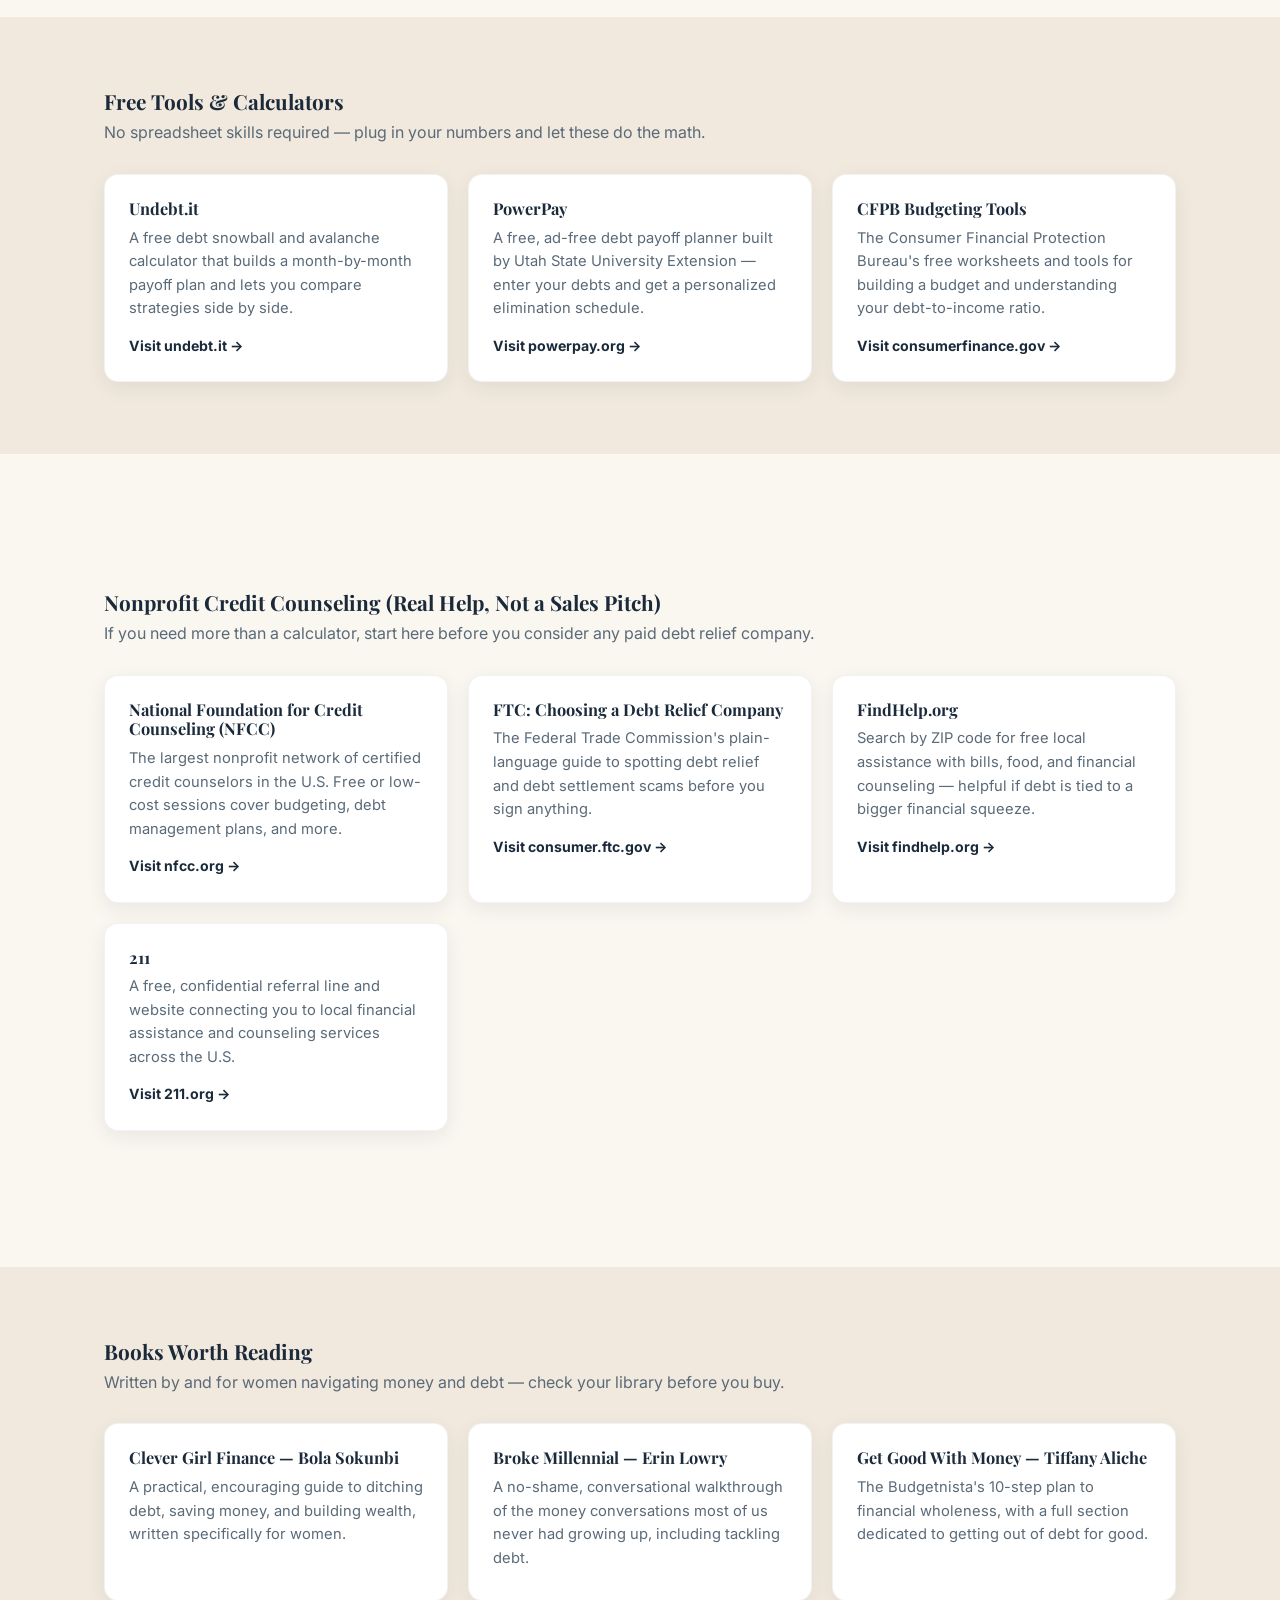
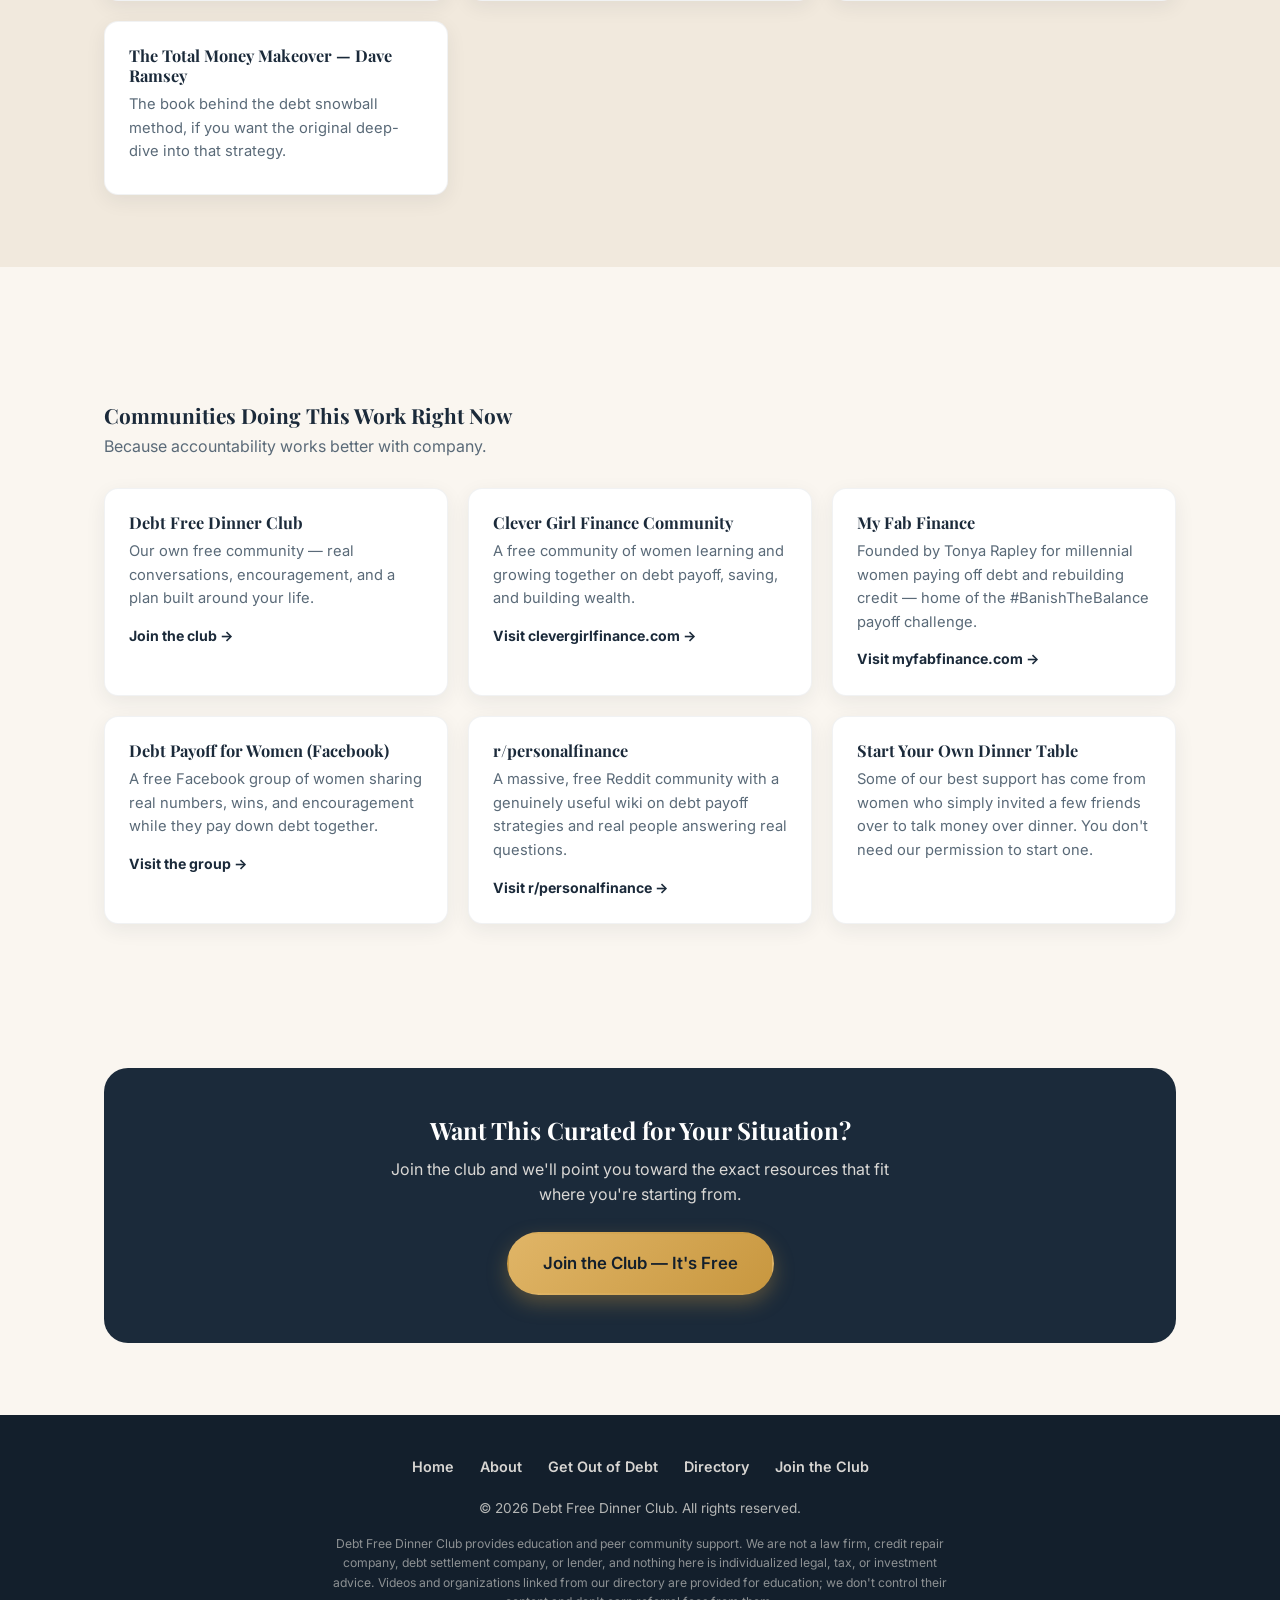
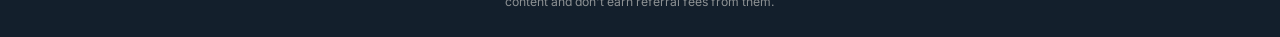
<file: resources.html>
<!doctype html>
<html lang="en">
<head>
  <meta charset="UTF-8" />
  <meta name="viewport" content="width=device-width, initial-scale=1.0" />
  <title>The Directory — Videos, Tools &amp; Resources | Debt Free Dinner Club</title>
  <meta name="description" content="A free, curated directory for getting out of debt: hand-picked YouTube videos, free calculators, nonprofit credit counseling, books, and communities for women." />
  <link rel="icon" href="data:image/svg+xml,<svg xmlns=%22http://www.w3.org/2000/svg%22 viewBox=%220 0 100 100%22><text y=%22.9em%22 font-size=%2290%22>🍽️</text></svg>" />
  <link rel="preconnect" href="https://fonts.googleapis.com">
  <link rel="preconnect" href="https://fonts.gstatic.com" crossorigin>
  <link href="https://fonts.googleapis.com/css2?family=Playfair+Display:wght@600;700&family=Inter:wght@400;500;600;700&display=swap" rel="stylesheet">
  <link rel="stylesheet" href="assets/styles.css" />
</head>
<body>

  <header class="site-header">
    <div class="container header-inner">
      <a href="index.html" class="brand">
        <span class="brand-mark">🍽️</span>
        <span class="brand-name">Debt Free Dinner Club</span>
      </a>
      <nav class="site-nav" id="siteNav">
        <a href="index.html" class="nav-link">Home</a>
        <a href="about.html" class="nav-link">About</a>
        <a href="guide.html" class="nav-link">Get Out of Debt</a>
        <a href="resources.html" class="nav-link is-active">Directory</a>
        <a href="join.html" class="btn btn-primary btn-header">Join the Club</a>
      </nav>
      <button class="nav-toggle" id="navToggle" aria-label="Toggle menu" aria-expanded="false" aria-controls="siteNav">
        <span></span><span></span><span></span>
      </button>
    </div>
  </header>

  <main>

    <section class="page-hero">
      <div class="container page-hero-inner">
        <p class="breadcrumb-eyebrow">The Directory</p>
        <h1>Everything We'd Hand You at the Table</h1>
        <p class="page-hero-sub">
          We did the digging so you don't have to. Below: videos worth your time, free
          tools that do real math, nonprofit help you can trust, and communities where
          other women are doing this exact work.
        </p>
      </div>
    </section>

    <!-- ============ VIDEOS ============ -->
    <section class="section resource-category" id="videos">
      <div class="container">
        <h2 class="resource-category-title">Watch &amp; Learn</h2>
        <p class="resource-category-sub">Six videos our community keeps coming back to — no fluff, just useful.</p>
        <div class="video-grid">

          <div class="video-card">
            <div class="video-frame-wrap">
              <iframe src="https://www.youtube-nocookie.com/embed/WA-QJHaTbsg" title="How to Actually Get Out of Debt in 2026 | George Kamel" loading="lazy" allow="accelerometer; autoplay; clipboard-write; encrypted-media; gyroscope; picture-in-picture" allowfullscreen></iframe>
            </div>
            <div class="video-card-body">
              <span class="video-tag">Strategy</span>
              <h3>How to Actually Get Out of Debt | George Kamel</h3>
              <p>A clear, step-by-step breakdown of the debt snowball method and how to actually stick with it — from a Ramsey Solutions personal finance educator.</p>
            </div>
          </div>

          <div class="video-card">
            <div class="video-frame-wrap">
              <iframe src="https://www.youtube-nocookie.com/embed/17l0PQrcggU" title="She Racked Up $50K in Debt. Why Should I Trust Her With Money? | Ramit Sethi" loading="lazy" allow="accelerometer; autoplay; clipboard-write; encrypted-media; gyroscope; picture-in-picture" allowfullscreen></iframe>
            </div>
            <div class="video-card-body">
              <span class="video-tag">Real Story</span>
              <h3>She Racked Up $50K in Debt — Here's the Plan | Ramit Sethi</h3>
              <p>The bestselling author of "I Will Teach You To Be Rich" sits down with a real woman facing five figures of debt and walks through exactly how he'd prioritize and attack it.</p>
            </div>
          </div>

          <div class="video-card">
            <div class="video-frame-wrap">
              <iframe src="https://www.youtube-nocookie.com/embed/JsH3nVrq1vE" title="Every Debt Payoff Strategy, Explained" loading="lazy" allow="accelerometer; autoplay; clipboard-write; encrypted-media; gyroscope; picture-in-picture" allowfullscreen></iframe>
            </div>
            <div class="video-card-body">
              <span class="video-tag">Strategy</span>
              <h3>Every Debt Payoff Strategy, Explained</h3>
              <p>A rundown of the different methods people use to pay off debt — snowball, avalanche, and consolidation — so you can decide what fits.</p>
            </div>
          </div>

          <div class="video-card">
            <div class="video-frame-wrap">
              <iframe src="https://www.youtube-nocookie.com/embed/GyDnXFP_hG4" title="Debt Snowball vs Debt Avalanche: Which Gets You Out of Debt Faster" loading="lazy" allow="accelerometer; autoplay; clipboard-write; encrypted-media; gyroscope; picture-in-picture" allowfullscreen></iframe>
            </div>
            <div class="video-card-body">
              <span class="video-tag">Strategy</span>
              <h3>Debt Snowball vs. Debt Avalanche: Which Wins?</h3>
              <p>A side-by-side comparison of the two most popular payoff methods, with the math laid out so you can pick with confidence.</p>
            </div>
          </div>

          <div class="video-card">
            <div class="video-frame-wrap">
              <iframe src="https://www.youtube-nocookie.com/embed/upHEIp0AL_Y" title="How to Budget &amp; Pay Off Debt Without the Shame Spiral" loading="lazy" allow="accelerometer; autoplay; clipboard-write; encrypted-media; gyroscope; picture-in-picture" allowfullscreen></iframe>
            </div>
            <div class="video-card-body">
              <span class="video-tag">Budgeting</span>
              <h3>How to Budget &amp; Pay Off Debt (Without the Shame Spiral)</h3>
              <p>A gentler take on budgeting for anyone who has avoided it because it felt stressful or restrictive in the past.</p>
            </div>
          </div>

          <div class="video-card">
            <div class="video-frame-wrap">
              <iframe src="https://www.youtube-nocookie.com/embed/KGXWetJ7aoY" title="Debt-Free Journey Update — A Real Payoff Story" loading="lazy" allow="accelerometer; autoplay; clipboard-write; encrypted-media; gyroscope; picture-in-picture" allowfullscreen></iframe>
            </div>
            <div class="video-card-body">
              <span class="video-tag">Real Story</span>
              <h3>A Real Debt-Free Journey Update</h3>
              <p>A real, unscripted look at one woman's debt payoff progress — because sometimes seeing it done is more motivating than a lecture on how.</p>
            </div>
          </div>

        </div>
      </div>
    </section>

    <!-- ============ TOOLS ============ -->
    <section class="section section-alt resource-category" id="tools">
      <div class="container">
        <h2 class="resource-category-title">Free Tools &amp; Calculators</h2>
        <p class="resource-category-sub">No spreadsheet skills required — plug in your numbers and let these do the math.</p>
        <div class="resource-grid">
          <div class="resource-card">
            <h3>Undebt.it</h3>
            <p>A free debt snowball and avalanche calculator that builds a month-by-month payoff plan and lets you compare strategies side by side.</p>
            <a class="resource-link" href="https://undebt.it/" target="_blank" rel="noopener noreferrer">Visit undebt.it →</a>
          </div>
          <div class="resource-card">
            <h3>PowerPay</h3>
            <p>A free, ad-free debt payoff planner built by Utah State University Extension — enter your debts and get a personalized elimination schedule.</p>
            <a class="resource-link" href="https://www.powerpay.org/" target="_blank" rel="noopener noreferrer">Visit powerpay.org →</a>
          </div>
          <div class="resource-card">
            <h3>CFPB Budgeting Tools</h3>
            <p>The Consumer Financial Protection Bureau's free worksheets and tools for building a budget and understanding your debt-to-income ratio.</p>
            <a class="resource-link" href="https://www.consumerfinance.gov/consumer-tools/" target="_blank" rel="noopener noreferrer">Visit consumerfinance.gov →</a>
          </div>
        </div>
      </div>
    </section>

    <!-- ============ NONPROFIT HELP ============ -->
    <section class="section resource-category" id="help">
      <div class="container">
        <h2 class="resource-category-title">Nonprofit Credit Counseling (Real Help, Not a Sales Pitch)</h2>
        <p class="resource-category-sub">If you need more than a calculator, start here before you consider any paid debt relief company.</p>
        <div class="resource-grid">
          <div class="resource-card">
            <h3>National Foundation for Credit Counseling (NFCC)</h3>
            <p>The largest nonprofit network of certified credit counselors in the U.S. Free or low-cost sessions cover budgeting, debt management plans, and more.</p>
            <a class="resource-link" href="https://www.nfcc.org/" target="_blank" rel="noopener noreferrer">Visit nfcc.org →</a>
          </div>
          <div class="resource-card">
            <h3>FTC: Choosing a Debt Relief Company</h3>
            <p>The Federal Trade Commission's plain-language guide to spotting debt relief and debt settlement scams before you sign anything.</p>
            <a class="resource-link" href="https://consumer.ftc.gov/articles/settling-credit-card-debt" target="_blank" rel="noopener noreferrer">Visit consumer.ftc.gov →</a>
          </div>
          <div class="resource-card">
            <h3>FindHelp.org</h3>
            <p>Search by ZIP code for free local assistance with bills, food, and financial counseling — helpful if debt is tied to a bigger financial squeeze.</p>
            <a class="resource-link" href="https://www.findhelp.org/" target="_blank" rel="noopener noreferrer">Visit findhelp.org →</a>
          </div>
          <div class="resource-card">
            <h3>211</h3>
            <p>A free, confidential referral line and website connecting you to local financial assistance and counseling services across the U.S.</p>
            <a class="resource-link" href="https://www.211.org/" target="_blank" rel="noopener noreferrer">Visit 211.org →</a>
          </div>
        </div>
      </div>
    </section>

    <!-- ============ BOOKS ============ -->
    <section class="section section-alt resource-category" id="books">
      <div class="container">
        <h2 class="resource-category-title">Books Worth Reading</h2>
        <p class="resource-category-sub">Written by and for women navigating money and debt — check your library before you buy.</p>
        <div class="resource-grid">
          <div class="resource-card">
            <h3>Clever Girl Finance — Bola Sokunbi</h3>
            <p>A practical, encouraging guide to ditching debt, saving money, and building wealth, written specifically for women.</p>
          </div>
          <div class="resource-card">
            <h3>Broke Millennial — Erin Lowry</h3>
            <p>A no-shame, conversational walkthrough of the money conversations most of us never had growing up, including tackling debt.</p>
          </div>
          <div class="resource-card">
            <h3>Get Good With Money — Tiffany Aliche</h3>
            <p>The Budgetnista's 10-step plan to financial wholeness, with a full section dedicated to getting out of debt for good.</p>
          </div>
          <div class="resource-card">
            <h3>The Total Money Makeover — Dave Ramsey</h3>
            <p>The book behind the debt snowball method, if you want the original deep-dive into that strategy.</p>
          </div>
        </div>
      </div>
    </section>

    <!-- ============ COMMUNITIES ============ -->
    <section class="section resource-category" id="community">
      <div class="container">
        <h2 class="resource-category-title">Communities Doing This Work Right Now</h2>
        <p class="resource-category-sub">Because accountability works better with company.</p>
        <div class="resource-grid">
          <div class="resource-card">
            <h3>Debt Free Dinner Club</h3>
            <p>Our own free community — real conversations, encouragement, and a plan built around your life.</p>
            <a class="resource-link" href="join.html">Join the club →</a>
          </div>
          <div class="resource-card">
            <h3>Clever Girl Finance Community</h3>
            <p>A free community of women learning and growing together on debt payoff, saving, and building wealth.</p>
            <a class="resource-link" href="https://www.clevergirlfinance.com/" target="_blank" rel="noopener noreferrer">Visit clevergirlfinance.com →</a>
          </div>
          <div class="resource-card">
            <h3>My Fab Finance</h3>
            <p>Founded by Tonya Rapley for millennial women paying off debt and rebuilding credit — home of the #BanishTheBalance payoff challenge.</p>
            <a class="resource-link" href="https://myfabfinance.com/" target="_blank" rel="noopener noreferrer">Visit myfabfinance.com →</a>
          </div>
          <div class="resource-card">
            <h3>Debt Payoff for Women (Facebook)</h3>
            <p>A free Facebook group of women sharing real numbers, wins, and encouragement while they pay down debt together.</p>
            <a class="resource-link" href="https://www.facebook.com/groups/debtpayoffforwomen" target="_blank" rel="noopener noreferrer">Visit the group →</a>
          </div>
          <div class="resource-card">
            <h3>r/personalfinance</h3>
            <p>A massive, free Reddit community with a genuinely useful wiki on debt payoff strategies and real people answering real questions.</p>
            <a class="resource-link" href="https://www.reddit.com/r/personalfinance/" target="_blank" rel="noopener noreferrer">Visit r/personalfinance →</a>
          </div>
          <div class="resource-card">
            <h3>Start Your Own Dinner Table</h3>
            <p>Some of our best support has come from women who simply invited a few friends over to talk money over dinner. You don't need our permission to start one.</p>
          </div>
        </div>
      </div>
    </section>

    <section class="section">
      <div class="container">
        <div class="cta-banner">
          <h2>Want This Curated for Your Situation?</h2>
          <p>Join the club and we'll point you toward the exact resources that fit where you're starting from.</p>
          <div class="cta-banner-actions">
            <a href="join.html" class="btn btn-primary btn-large">Join the Club — It's Free</a>
          </div>
        </div>
      </div>
    </section>

  </main>

  <footer class="site-footer">
    <div class="container footer-inner">
      <div class="footer-nav">
        <a href="index.html">Home</a>
        <a href="about.html">About</a>
        <a href="guide.html">Get Out of Debt</a>
        <a href="resources.html">Directory</a>
        <a href="join.html">Join the Club</a>
      </div>
      <p>&copy; <span id="year"></span> Debt Free Dinner Club. All rights reserved.</p>
      <p class="footer-disclaimer">Debt Free Dinner Club provides education and peer community support. We are not a law firm, credit repair company, debt settlement company, or lender, and nothing here is individualized legal, tax, or investment advice. Videos and organizations linked from our directory are provided for education; we don't control their content and don't earn referral fees from them.</p>
    </div>
  </footer>

  <script src="assets/script.js"></script>
</body>
</html>
</file>
<file: assets/styles.css>
/* ============================================
   Debt Free Dinner Club — Landing Page Styles
   ============================================ */

:root {
  --navy: #1b2a3a;
  --navy-deep: #131f2c;
  --gold: #c8973f;
  --gold-light: #e0b567;
  --cream: #faf6f0;
  --cream-dim: #f1e9dd;
  --ink: #23303d;
  --ink-soft: #5a6a78;
  --white: #ffffff;
  --success: #3f7d58;
  --error: #b3432b;

  --font-head: "Playfair Display", Georgia, serif;
  --font-body: "Inter", -apple-system, BlinkMacSystemFont, "Segoe UI", sans-serif;

  --rose: #b5657c;
  --rose-light: #f3e4e8;

  --radius: 14px;
  --shadow-soft: 0 10px 30px rgba(27, 42, 58, 0.08);
  --shadow-card: 0 6px 20px rgba(27, 42, 58, 0.07);
  --max-width: 1120px;
}

* {
  box-sizing: border-box;
}

[hidden] {
  display: none !important;
}

html {
  scroll-behavior: smooth;
}

body {
  margin: 0;
  font-family: var(--font-body);
  color: var(--ink);
  background: var(--cream);
  line-height: 1.6;
  -webkit-font-smoothing: antialiased;
}

h1, h2, h3 {
  font-family: var(--font-head);
  color: var(--navy);
  line-height: 1.2;
  margin: 0 0 0.5em;
}

p {
  margin: 0 0 1em;
  color: var(--ink-soft);
}

a {
  color: inherit;
}

img {
  max-width: 100%;
  display: block;
}

.container {
  max-width: var(--max-width);
  margin: 0 auto;
  padding: 0 24px;
}

/* ---------- Buttons ---------- */
.btn {
  display: inline-flex;
  align-items: center;
  justify-content: center;
  gap: 8px;
  padding: 14px 28px;
  border-radius: 999px;
  font-weight: 600;
  font-size: 1rem;
  text-decoration: none;
  border: 2px solid transparent;
  cursor: pointer;
  transition: transform 0.15s ease, box-shadow 0.15s ease, background 0.15s ease, color 0.15s ease;
  white-space: nowrap;
}

.btn:active {
  transform: translateY(1px);
}

.btn-primary {
  background: linear-gradient(135deg, var(--gold-light), var(--gold));
  color: var(--navy-deep);
  box-shadow: 0 8px 20px rgba(200, 151, 63, 0.35);
}

.btn-primary:hover {
  box-shadow: 0 10px 26px rgba(200, 151, 63, 0.45);
  transform: translateY(-1px);
}

.btn-ghost {
  background: transparent;
  color: var(--navy);
  border-color: var(--navy);
}

.btn-ghost:hover {
  background: var(--navy);
  color: var(--white);
}

.btn-large {
  padding: 16px 34px;
  font-size: 1.05rem;
}

.btn-header {
  padding: 10px 22px;
  font-size: 0.92rem;
}

.btn-submit {
  width: 100%;
}

.btn-submit:disabled {
  opacity: 0.7;
  cursor: not-allowed;
  transform: none;
}

/* ---------- Header ---------- */
.site-header {
  position: sticky;
  top: 0;
  z-index: 50;
  background: rgba(250, 246, 240, 0.9);
  backdrop-filter: saturate(180%) blur(10px);
  border-bottom: 1px solid rgba(27, 42, 58, 0.08);
}

.header-inner {
  position: relative;
  display: flex;
  align-items: center;
  justify-content: space-between;
  gap: 20px;
  padding-top: 14px;
  padding-bottom: 14px;
}

.brand {
  display: flex;
  align-items: center;
  gap: 10px;
  text-decoration: none;
  flex-shrink: 0;
}

.brand-mark {
  font-size: 1.5rem;
}

.brand-name {
  font-family: var(--font-head);
  font-weight: 700;
  font-size: 1.15rem;
  color: var(--navy);
}

/* ---------- Nav ---------- */
.site-nav {
  display: flex;
  align-items: center;
  gap: 28px;
  margin-left: auto;
}

.nav-link {
  text-decoration: none;
  font-weight: 600;
  font-size: 0.94rem;
  color: var(--ink-soft);
  padding: 6px 2px;
  border-bottom: 2px solid transparent;
  transition: color 0.15s ease, border-color 0.15s ease;
}

.nav-link:hover {
  color: var(--navy);
}

.nav-link.is-active {
  color: var(--navy);
  border-bottom-color: var(--gold);
}

.nav-toggle {
  display: none;
  flex-direction: column;
  justify-content: center;
  gap: 5px;
  width: 40px;
  height: 40px;
  border: none;
  background: transparent;
  cursor: pointer;
  padding: 0;
  flex-shrink: 0;
}

.nav-toggle span {
  display: block;
  height: 2px;
  width: 22px;
  margin: 0 auto;
  background: var(--navy);
  border-radius: 2px;
  transition: transform 0.2s ease, opacity 0.2s ease;
}

.nav-toggle[aria-expanded="true"] span:nth-child(1) {
  transform: translateY(7px) rotate(45deg);
}

.nav-toggle[aria-expanded="true"] span:nth-child(2) {
  opacity: 0;
}

.nav-toggle[aria-expanded="true"] span:nth-child(3) {
  transform: translateY(-7px) rotate(-45deg);
}

@media (max-width: 780px) {
  .nav-toggle {
    display: flex;
  }

  .site-nav {
    position: absolute;
    top: 100%;
    left: 0;
    right: 0;
    flex-direction: column;
    align-items: stretch;
    gap: 0;
    background: var(--cream);
    border-bottom: 1px solid rgba(27, 42, 58, 0.08);
    box-shadow: var(--shadow-soft);
    padding: 8px 24px 20px;
    display: none;
  }

  .site-nav.is-open {
    display: flex;
  }

  .nav-link {
    padding: 12px 0;
    border-bottom: 1px solid rgba(27, 42, 58, 0.08);
  }

  .site-nav .btn-header {
    margin-top: 14px;
    width: 100%;
  }
}

/* ---------- Hero ---------- */
.hero {
  background:
    radial-gradient(circle at 15% 20%, rgba(200, 151, 63, 0.14), transparent 45%),
    radial-gradient(circle at 85% 0%, rgba(27, 42, 58, 0.08), transparent 40%),
    var(--cream);
  padding: 88px 0 72px;
  text-align: center;
}

.hero-inner {
  max-width: 760px;
}

.eyebrow {
  text-transform: uppercase;
  letter-spacing: 0.14em;
  font-size: 0.78rem;
  font-weight: 700;
  color: var(--gold);
  margin-bottom: 18px;
}

.hero h1 {
  font-size: clamp(2.1rem, 5vw, 3.4rem);
  margin-bottom: 22px;
}

.hero-sub {
  font-size: 1.15rem;
  color: var(--ink-soft);
  max-width: 620px;
  margin-left: auto;
  margin-right: auto;
}

.hero-actions {
  display: flex;
  gap: 16px;
  justify-content: center;
  flex-wrap: wrap;
  margin: 30px 0 16px;
}

.hero-note {
  font-size: 0.9rem;
  color: var(--ink-soft);
  opacity: 0.85;
}

/* ---------- About ---------- */
.about {
  background: var(--navy);
  color: var(--cream);
  padding: 64px 0;
}

.about-inner {
  max-width: 760px;
  text-align: center;
}

.about h2 {
  color: var(--gold-light);
}

.about p {
  color: rgba(250, 246, 240, 0.88);
  font-size: 1.08rem;
}

/* ---------- Section titles ---------- */
.section-title {
  text-align: center;
  font-size: clamp(1.7rem, 3vw, 2.2rem);
  margin-bottom: 44px;
}

/* ---------- Benefits ---------- */
.benefits {
  padding: 80px 0;
}

.benefit-grid {
  display: grid;
  grid-template-columns: repeat(auto-fit, minmax(230px, 1fr));
  gap: 24px;
}

.benefit-card {
  background: var(--white);
  border-radius: var(--radius);
  padding: 32px 26px;
  box-shadow: var(--shadow-card);
  border: 1px solid rgba(27, 42, 58, 0.06);
  text-align: left;
  transition: transform 0.2s ease, box-shadow 0.2s ease;
}

.benefit-card:hover {
  transform: translateY(-4px);
  box-shadow: var(--shadow-soft);
}

.benefit-icon {
  font-size: 2rem;
  margin-bottom: 14px;
}

.benefit-card h3 {
  font-size: 1.15rem;
  margin-bottom: 10px;
}

.benefit-card p {
  font-size: 0.96rem;
  margin-bottom: 0;
}

/* ---------- How it works ---------- */
.how {
  background: var(--cream-dim);
  padding: 80px 0;
}

.how-grid {
  display: grid;
  grid-template-columns: repeat(auto-fit, minmax(220px, 1fr));
  gap: 32px;
  text-align: center;
}

.how-number {
  display: inline-flex;
  align-items: center;
  justify-content: center;
  width: 48px;
  height: 48px;
  border-radius: 50%;
  background: var(--navy);
  color: var(--gold-light);
  font-family: var(--font-head);
  font-weight: 700;
  font-size: 1.2rem;
  margin-bottom: 16px;
}

.how-step h3 {
  font-size: 1.1rem;
  margin-bottom: 8px;
}

.how-step p {
  font-size: 0.95rem;
}

/* ---------- Lead Form ---------- */
.lead-form {
  margin-top: 36px;
  background: var(--white);
  border-radius: 20px;
  padding: 40px;
  box-shadow: var(--shadow-soft);
  border: 1px solid rgba(27, 42, 58, 0.06);
  display: grid;
  grid-template-columns: 1fr 1fr;
  gap: 22px 20px;
  text-align: left;
}

.form-row {
  display: flex;
  flex-direction: column;
  gap: 8px;
}

.form-row-wide {
  grid-column: 1 / -1;
}

.form-row label {
  font-weight: 600;
  font-size: 0.9rem;
  color: var(--navy);
}

.form-row input,
.form-row select {
  font-family: var(--font-body);
  font-size: 1rem;
  padding: 13px 16px;
  border-radius: 10px;
  border: 1.5px solid rgba(27, 42, 58, 0.15);
  background: var(--cream);
  color: var(--ink);
  outline: none;
  transition: border-color 0.15s ease, box-shadow 0.15s ease;
  width: 100%;
}

.form-row input:focus,
.form-row select:focus {
  border-color: var(--gold);
  box-shadow: 0 0 0 4px rgba(200, 151, 63, 0.15);
}

.form-row input.invalid,
.form-row select.invalid {
  border-color: var(--error);
}

.error-msg {
  font-size: 0.82rem;
  color: var(--error);
  min-height: 1em;
}

.form-privacy {
  font-size: 0.82rem;
  color: var(--ink-soft);
  text-align: center;
  margin: 14px 0 0;
}

/* ---------- Thank you ---------- */
.thank-you {
  margin-top: 36px;
  background: var(--white);
  border-radius: 20px;
  padding: 56px 40px;
  box-shadow: var(--shadow-soft);
  border: 1px solid rgba(27, 42, 58, 0.06);
  text-align: center;
}

.thank-you-icon {
  font-size: 2.6rem;
  margin-bottom: 14px;
}

.thank-you h2 {
  margin-bottom: 14px;
}

.thank-you p {
  max-width: 480px;
  margin-left: auto;
  margin-right: auto;
}

.thank-you-sub {
  font-size: 0.9rem;
  opacity: 0.8;
}

/* ---------- Footer ---------- */
.site-footer {
  background: var(--navy-deep);
  color: rgba(250, 246, 240, 0.7);
  padding: 40px 0 26px;
}

.footer-inner {
  text-align: center;
  font-size: 0.85rem;
}

.footer-inner p {
  color: rgba(250, 246, 240, 0.7);
  margin: 0;
}

.footer-nav {
  display: flex;
  justify-content: center;
  flex-wrap: wrap;
  gap: 8px 26px;
  margin-bottom: 20px;
}

.footer-nav a {
  color: rgba(250, 246, 240, 0.85);
  text-decoration: none;
  font-weight: 600;
  font-size: 0.9rem;
}

.footer-nav a:hover {
  color: var(--gold-light);
}

.footer-disclaimer {
  max-width: 620px;
  margin: 14px auto 0 !important;
  font-size: 0.76rem;
  line-height: 1.6;
  opacity: 0.75;
}

/* ---------- Interior page hero ---------- */
.page-hero {
  background:
    radial-gradient(circle at 15% 20%, rgba(200, 151, 63, 0.14), transparent 45%),
    radial-gradient(circle at 85% 0%, rgba(27, 42, 58, 0.08), transparent 40%),
    var(--cream);
  padding: 64px 0 56px;
  text-align: center;
}

.page-hero-inner {
  max-width: 760px;
  margin: 0 auto;
}

.page-hero h1 {
  font-size: clamp(1.9rem, 4.4vw, 2.9rem);
  margin-bottom: 16px;
}

.page-hero-sub {
  font-size: 1.08rem;
  color: var(--ink-soft);
  max-width: 640px;
  margin: 0 auto;
}

.breadcrumb-eyebrow {
  text-transform: uppercase;
  letter-spacing: 0.14em;
  font-size: 0.78rem;
  font-weight: 700;
  color: var(--gold);
  margin-bottom: 16px;
}

/* ---------- Generic content sections ---------- */
.section {
  padding: 72px 0;
}

.section-alt {
  background: var(--cream-dim);
}

.section-dark {
  background: var(--navy);
  color: var(--cream);
}

.section-dark h2,
.section-dark h3 {
  color: var(--gold-light);
}

.section-dark p {
  color: rgba(250, 246, 240, 0.88);
}

.section-narrow {
  max-width: 760px;
  margin: 0 auto;
}

.section-lede {
  text-align: center;
  font-size: 1.1rem;
  max-width: 680px;
  margin: 0 auto 40px;
}

/* ---------- Freedom / feelings list ---------- */
.freedom-grid {
  display: grid;
  grid-template-columns: repeat(auto-fit, minmax(240px, 1fr));
  gap: 20px;
  margin-top: 8px;
}

.freedom-item {
  background: rgba(250, 246, 240, 0.06);
  border: 1px solid rgba(250, 246, 240, 0.14);
  border-radius: var(--radius);
  padding: 26px 22px;
}

.freedom-item .freedom-icon {
  font-size: 1.6rem;
  margin-bottom: 10px;
  display: block;
}

.freedom-item p {
  margin: 0;
  font-size: 0.98rem;
}

/* ---------- Values grid (About page) ---------- */
.values-grid {
  display: grid;
  grid-template-columns: repeat(auto-fit, minmax(220px, 1fr));
  gap: 24px;
}

.value-card {
  background: var(--white);
  border-radius: var(--radius);
  padding: 30px 24px;
  box-shadow: var(--shadow-card);
  border: 1px solid rgba(27, 42, 58, 0.06);
}

.value-card .value-icon {
  font-size: 1.7rem;
  margin-bottom: 12px;
  display: block;
}

.value-card h3 {
  font-size: 1.05rem;
  margin-bottom: 8px;
}

.value-card p {
  font-size: 0.94rem;
  margin: 0;
}

/* ---------- Stat strip ---------- */
.stat-strip {
  display: grid;
  grid-template-columns: repeat(auto-fit, minmax(160px, 1fr));
  gap: 24px;
  text-align: center;
}

.stat-item .stat-number {
  font-family: var(--font-head);
  font-size: clamp(1.8rem, 4vw, 2.4rem);
  color: var(--gold);
  font-weight: 700;
  display: block;
}

.stat-item .stat-label {
  font-size: 0.88rem;
  color: var(--ink-soft);
}

.section-dark .stat-item .stat-label {
  color: rgba(250, 246, 240, 0.75);
}

/* ---------- Numbered guide steps ---------- */
.step-list {
  display: flex;
  flex-direction: column;
  gap: 28px;
}

.step-card {
  display: grid;
  grid-template-columns: 56px 1fr;
  gap: 20px;
  background: var(--white);
  border-radius: var(--radius);
  padding: 28px 26px;
  box-shadow: var(--shadow-card);
  border: 1px solid rgba(27, 42, 58, 0.06);
}

.step-number {
  display: inline-flex;
  align-items: center;
  justify-content: center;
  width: 48px;
  height: 48px;
  border-radius: 50%;
  background: var(--navy);
  color: var(--gold-light);
  font-family: var(--font-head);
  font-weight: 700;
  font-size: 1.2rem;
}

.step-card h3 {
  font-size: 1.2rem;
  margin-bottom: 8px;
}

.step-card p {
  margin-bottom: 10px;
}

.step-card ul {
  margin: 0 0 10px;
  padding-left: 20px;
}

.step-card li {
  color: var(--ink-soft);
  margin-bottom: 6px;
}

.callout {
  background: var(--cream-dim);
  border-left: 4px solid var(--gold);
  border-radius: 8px;
  padding: 14px 18px;
  font-size: 0.92rem;
  color: var(--ink);
  margin-top: 12px;
}

.callout.callout-warn {
  border-left-color: var(--error);
  background: rgba(179, 67, 43, 0.07);
}

.callout strong {
  color: var(--navy);
}

/* ---------- FAQ ---------- */
.faq-list {
  max-width: 760px;
  margin: 0 auto;
  display: flex;
  flex-direction: column;
  gap: 14px;
}

.faq-item {
  background: var(--white);
  border-radius: 12px;
  border: 1px solid rgba(27, 42, 58, 0.08);
  padding: 6px 22px;
  box-shadow: var(--shadow-card);
}

.faq-item summary {
  cursor: pointer;
  list-style: none;
  padding: 16px 26px 16px 0;
  font-weight: 700;
  font-family: var(--font-head);
  color: var(--navy);
  position: relative;
  font-size: 1.02rem;
}

.faq-item summary::-webkit-details-marker {
  display: none;
}

.faq-item summary::after {
  content: "+";
  position: absolute;
  right: 0;
  top: 14px;
  font-size: 1.4rem;
  color: var(--gold);
  font-family: var(--font-body);
}

.faq-item[open] summary::after {
  content: "\2212";
}

.faq-item p {
  padding-bottom: 18px;
  margin: -6px 0 0;
}

/* ---------- Video / resource grid ---------- */
.video-grid {
  display: grid;
  grid-template-columns: repeat(auto-fit, minmax(300px, 1fr));
  gap: 28px;
}

.video-card {
  background: var(--white);
  border-radius: var(--radius);
  overflow: hidden;
  box-shadow: var(--shadow-card);
  border: 1px solid rgba(27, 42, 58, 0.06);
  display: flex;
  flex-direction: column;
}

.video-frame-wrap {
  position: relative;
  width: 100%;
  padding-top: 56.25%;
  background: var(--navy-deep);
}

.video-frame-wrap iframe {
  position: absolute;
  inset: 0;
  width: 100%;
  height: 100%;
  border: 0;
}

.video-card-body {
  padding: 20px 22px 24px;
}

.video-card h3 {
  font-size: 1.05rem;
  margin-bottom: 8px;
}

.video-card p {
  font-size: 0.92rem;
  margin-bottom: 0;
}

.video-tag {
  display: inline-block;
  font-size: 0.72rem;
  font-weight: 700;
  text-transform: uppercase;
  letter-spacing: 0.06em;
  color: var(--gold);
  background: rgba(200, 151, 63, 0.12);
  border-radius: 999px;
  padding: 4px 12px;
  margin-bottom: 10px;
}

/* ---------- Resource link cards ---------- */
.resource-grid {
  display: grid;
  grid-template-columns: repeat(auto-fit, minmax(260px, 1fr));
  gap: 20px;
}

.resource-card {
  background: var(--white);
  border-radius: var(--radius);
  padding: 24px 24px;
  box-shadow: var(--shadow-card);
  border: 1px solid rgba(27, 42, 58, 0.06);
  display: flex;
  flex-direction: column;
  gap: 8px;
}

.resource-card h3 {
  font-size: 1.02rem;
  margin-bottom: 0;
}

.resource-card p {
  font-size: 0.92rem;
  margin-bottom: 6px;
}

.resource-link {
  font-weight: 700;
  font-size: 0.88rem;
  color: var(--navy);
  text-decoration: none;
  display: inline-flex;
  align-items: center;
  gap: 4px;
}

.resource-link:hover {
  color: var(--gold);
}

.resource-category-title {
  font-size: 1.3rem;
  margin-bottom: 6px;
}

.resource-category-sub {
  margin-bottom: 28px;
  color: var(--ink-soft);
}

.resource-category + .resource-category {
  margin-top: 64px;
}

/* ---------- CTA banner (reusable, mid-page) ---------- */
.cta-banner {
  background: var(--navy);
  border-radius: 24px;
  padding: 48px 40px;
  text-align: center;
  color: var(--cream);
}

.cta-banner h2 {
  color: var(--white);
  margin-bottom: 12px;
}

.cta-banner p {
  color: rgba(250, 246, 240, 0.85);
  max-width: 520px;
  margin: 0 auto 24px;
}

.cta-banner-actions {
  display: flex;
  gap: 14px;
  justify-content: center;
  flex-wrap: wrap;
}

/* ---------- Two-column layout (Join page) ---------- */
.join-layout {
  display: grid;
  grid-template-columns: 1.1fr 0.9fr;
  gap: 40px;
  align-items: start;
}

.join-side {
  background: var(--white);
  border-radius: var(--radius);
  padding: 30px 26px;
  box-shadow: var(--shadow-card);
  border: 1px solid rgba(27, 42, 58, 0.06);
}

.join-side h3 {
  font-size: 1.05rem;
  margin-bottom: 14px;
}

.join-side ul {
  padding-left: 20px;
  margin: 0 0 20px;
}

.join-side li {
  color: var(--ink-soft);
  margin-bottom: 10px;
  font-size: 0.95rem;
}

@media (max-width: 900px) {
  .join-layout {
    grid-template-columns: 1fr;
  }
}

/* ---------- Responsive ---------- */
@media (max-width: 640px) {
  .hero {
    padding: 64px 0 52px;
  }

  .about,
  .benefits,
  .how {
    padding: 56px 0;
  }

  .lead-form,
  .thank-you {
    padding: 28px 20px;
  }

  .lead-form {
    grid-template-columns: 1fr;
  }

  .hero-actions {
    flex-direction: column;
    align-items: stretch;
  }

  .btn-header {
    padding: 9px 16px;
    font-size: 0.85rem;
  }

  .brand-name {
    font-size: 1rem;
  }

  .section {
    padding: 52px 0;
  }

  .page-hero {
    padding: 48px 0 40px;
  }

  .step-card {
    grid-template-columns: 1fr;
  }

  .step-number {
    margin-bottom: 4px;
  }

  .cta-banner {
    padding: 36px 22px;
    border-radius: 18px;
  }

  .join-side,
  .lead-form {
    padding: 24px 18px;
  }
}
</file>
